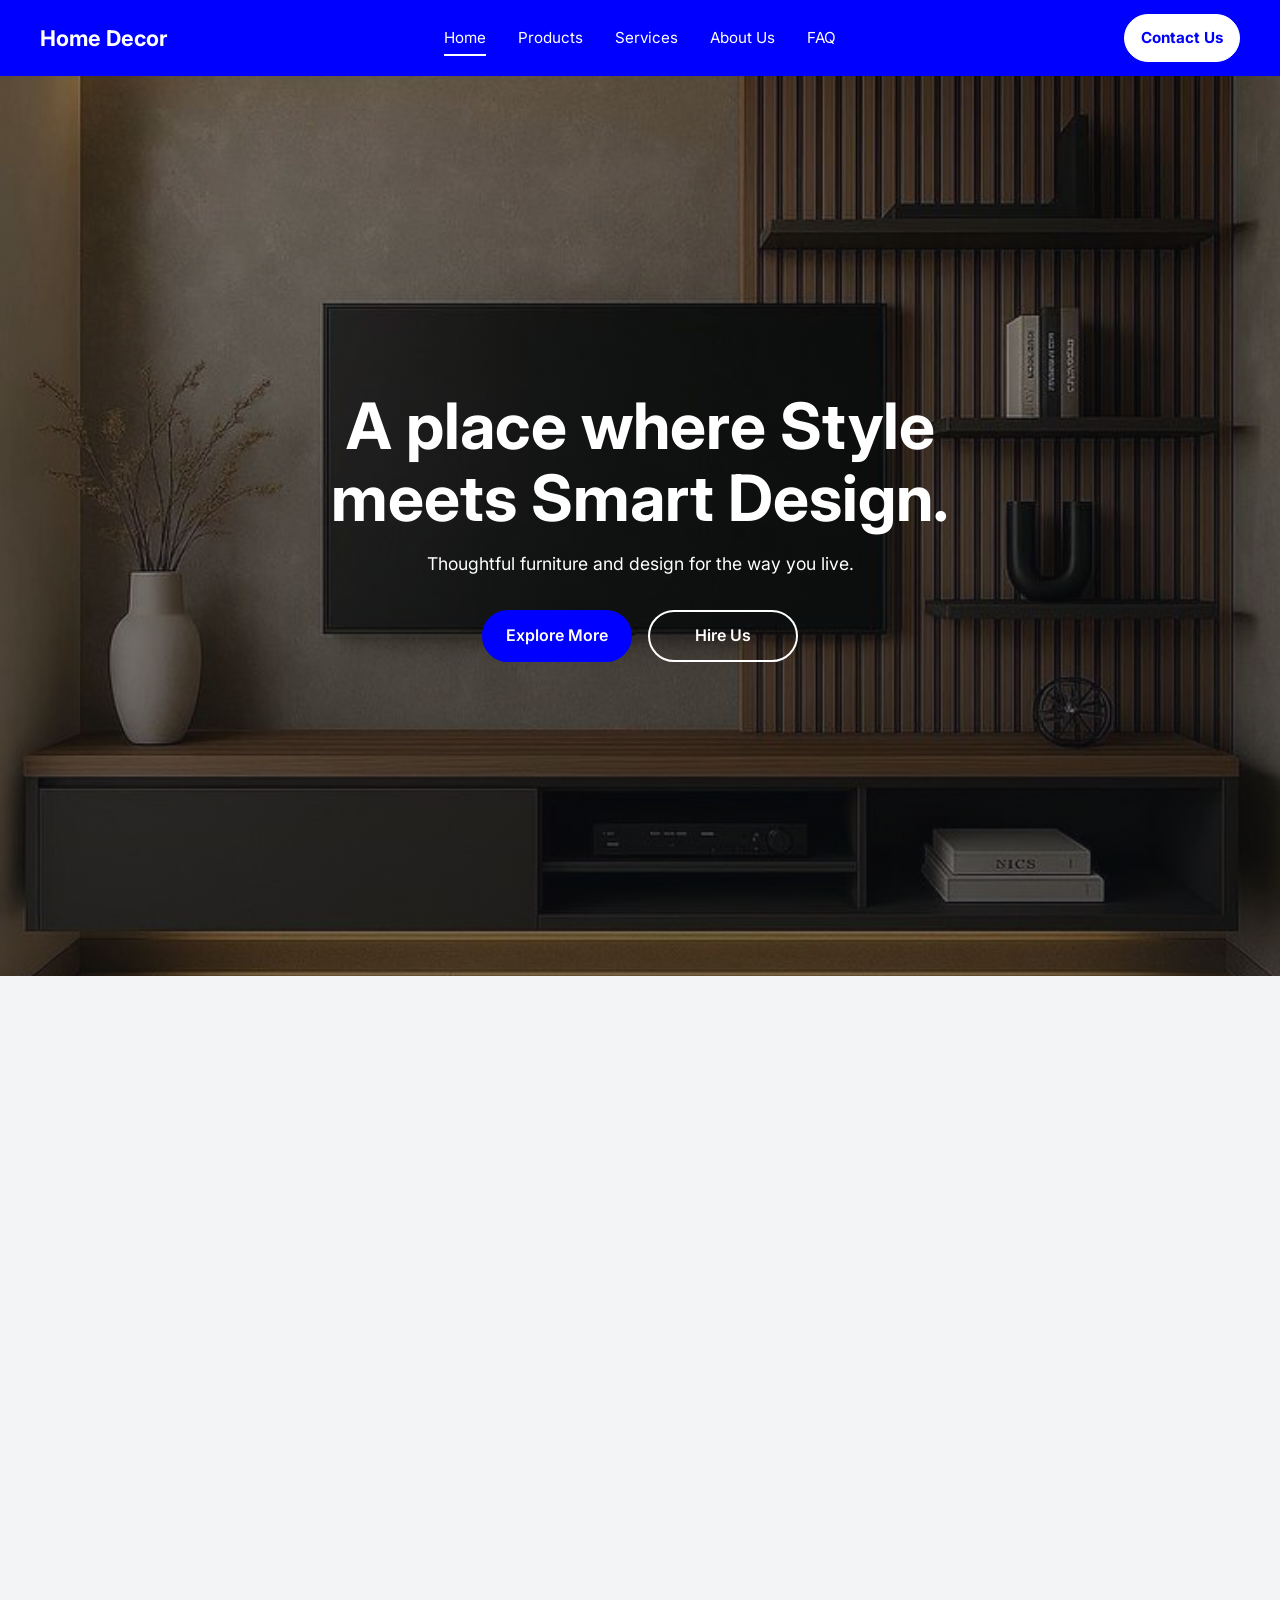
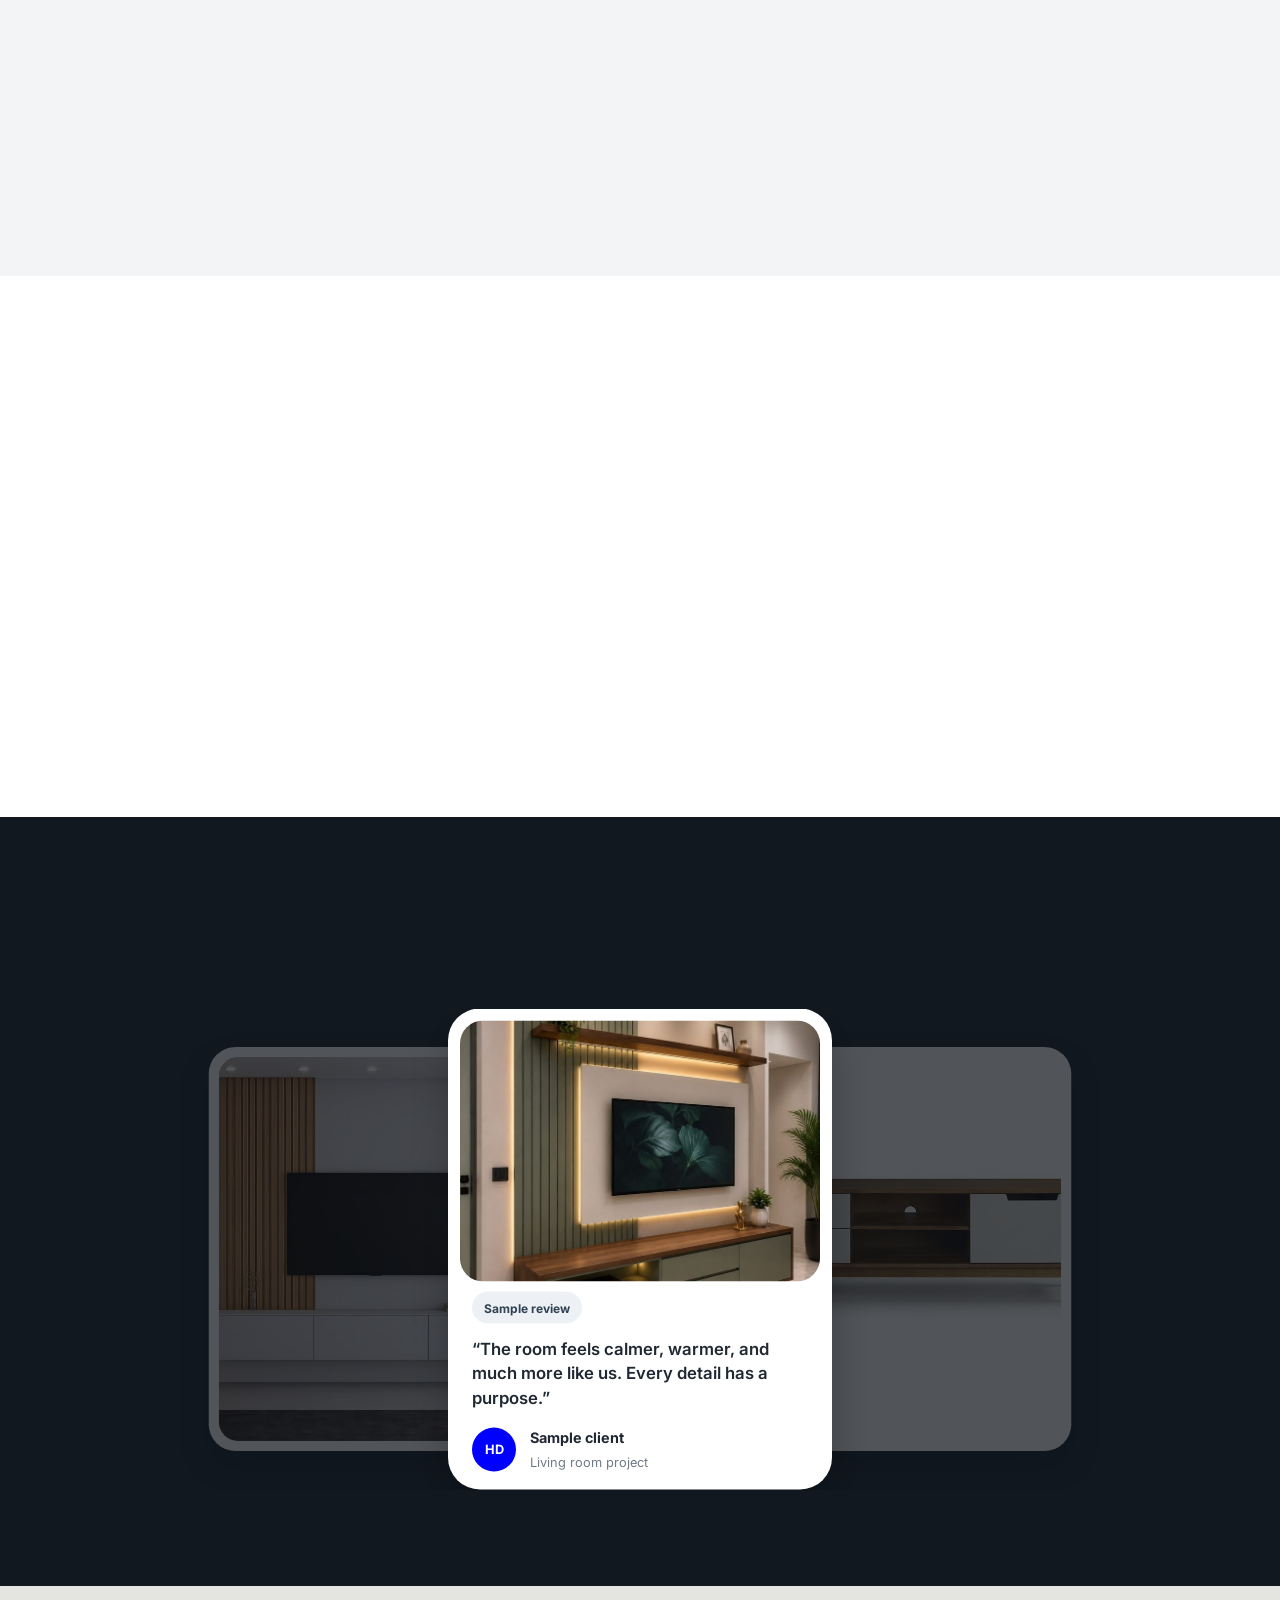
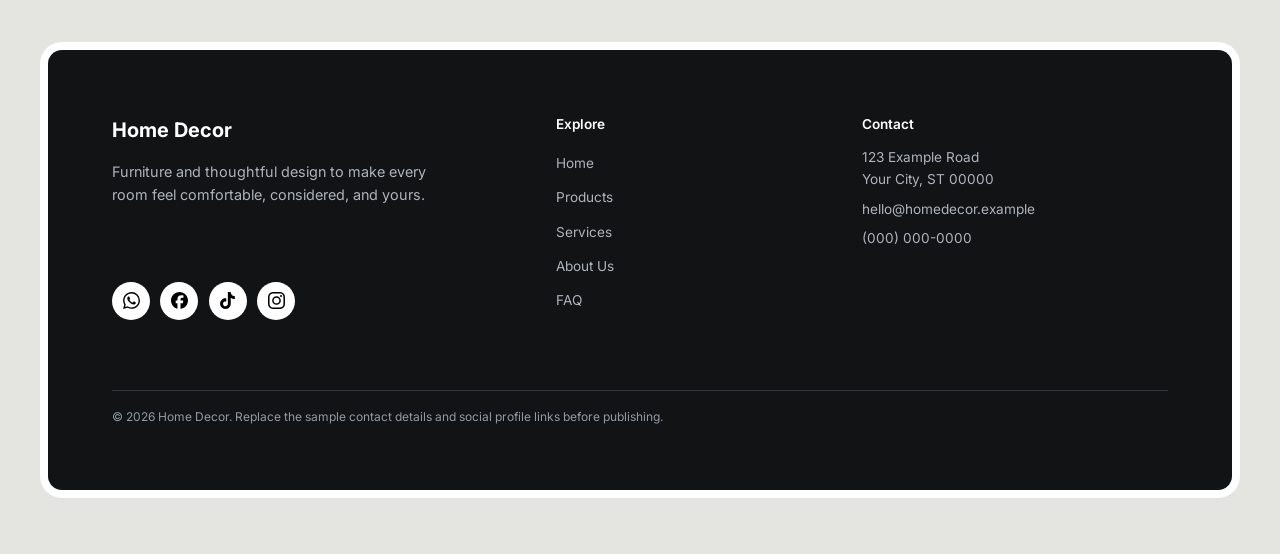
<file: index.html>
<!doctype html>
<html lang="en">
  <head>
    <meta charset="utf-8">
    <meta name="viewport" content="width=device-width, initial-scale=1">
    <meta http-equiv="refresh" content="0; url=frontend/index.html">
    <title>Home Decor</title>
    <link rel="canonical" href="frontend/index.html">
  </head>
  <body>
    <p>Opening Home Decor. <a href="frontend/index.html">Continue to the website</a>.</p>
  </body>
</html>
</file>
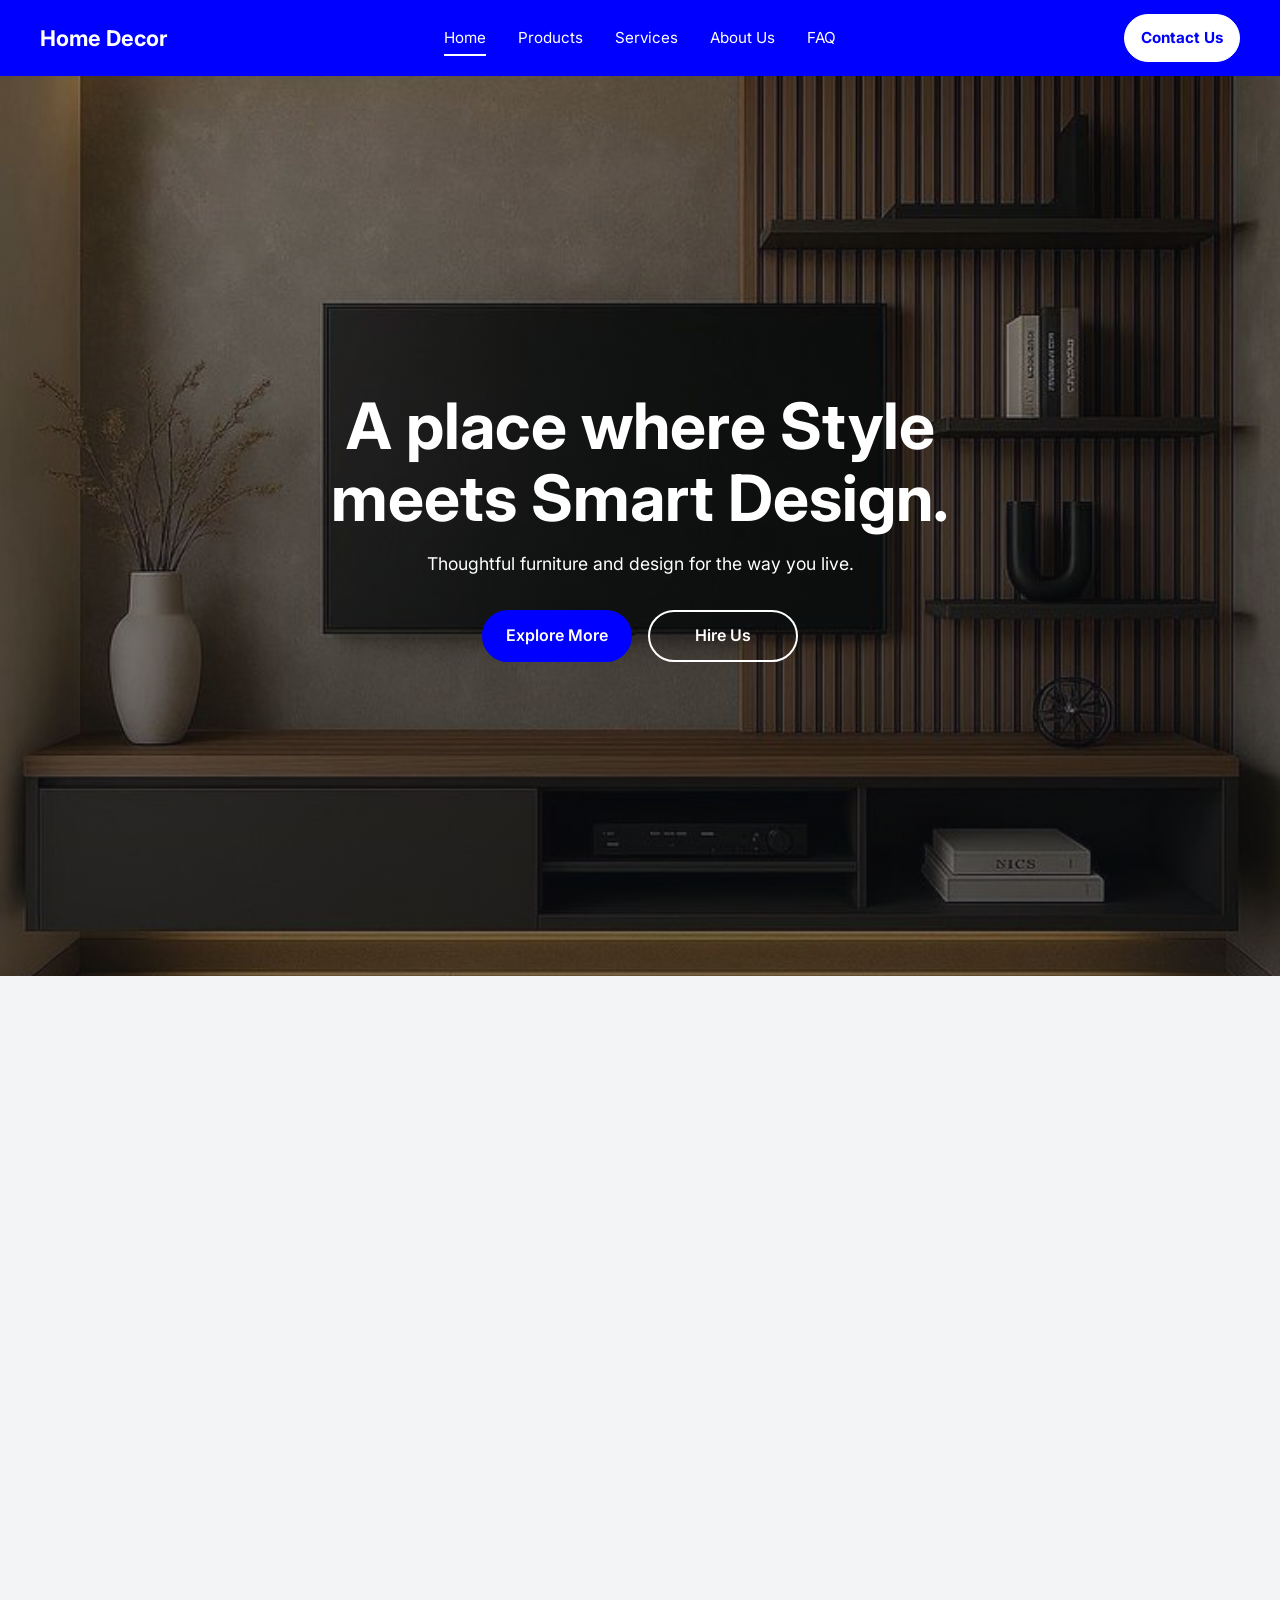
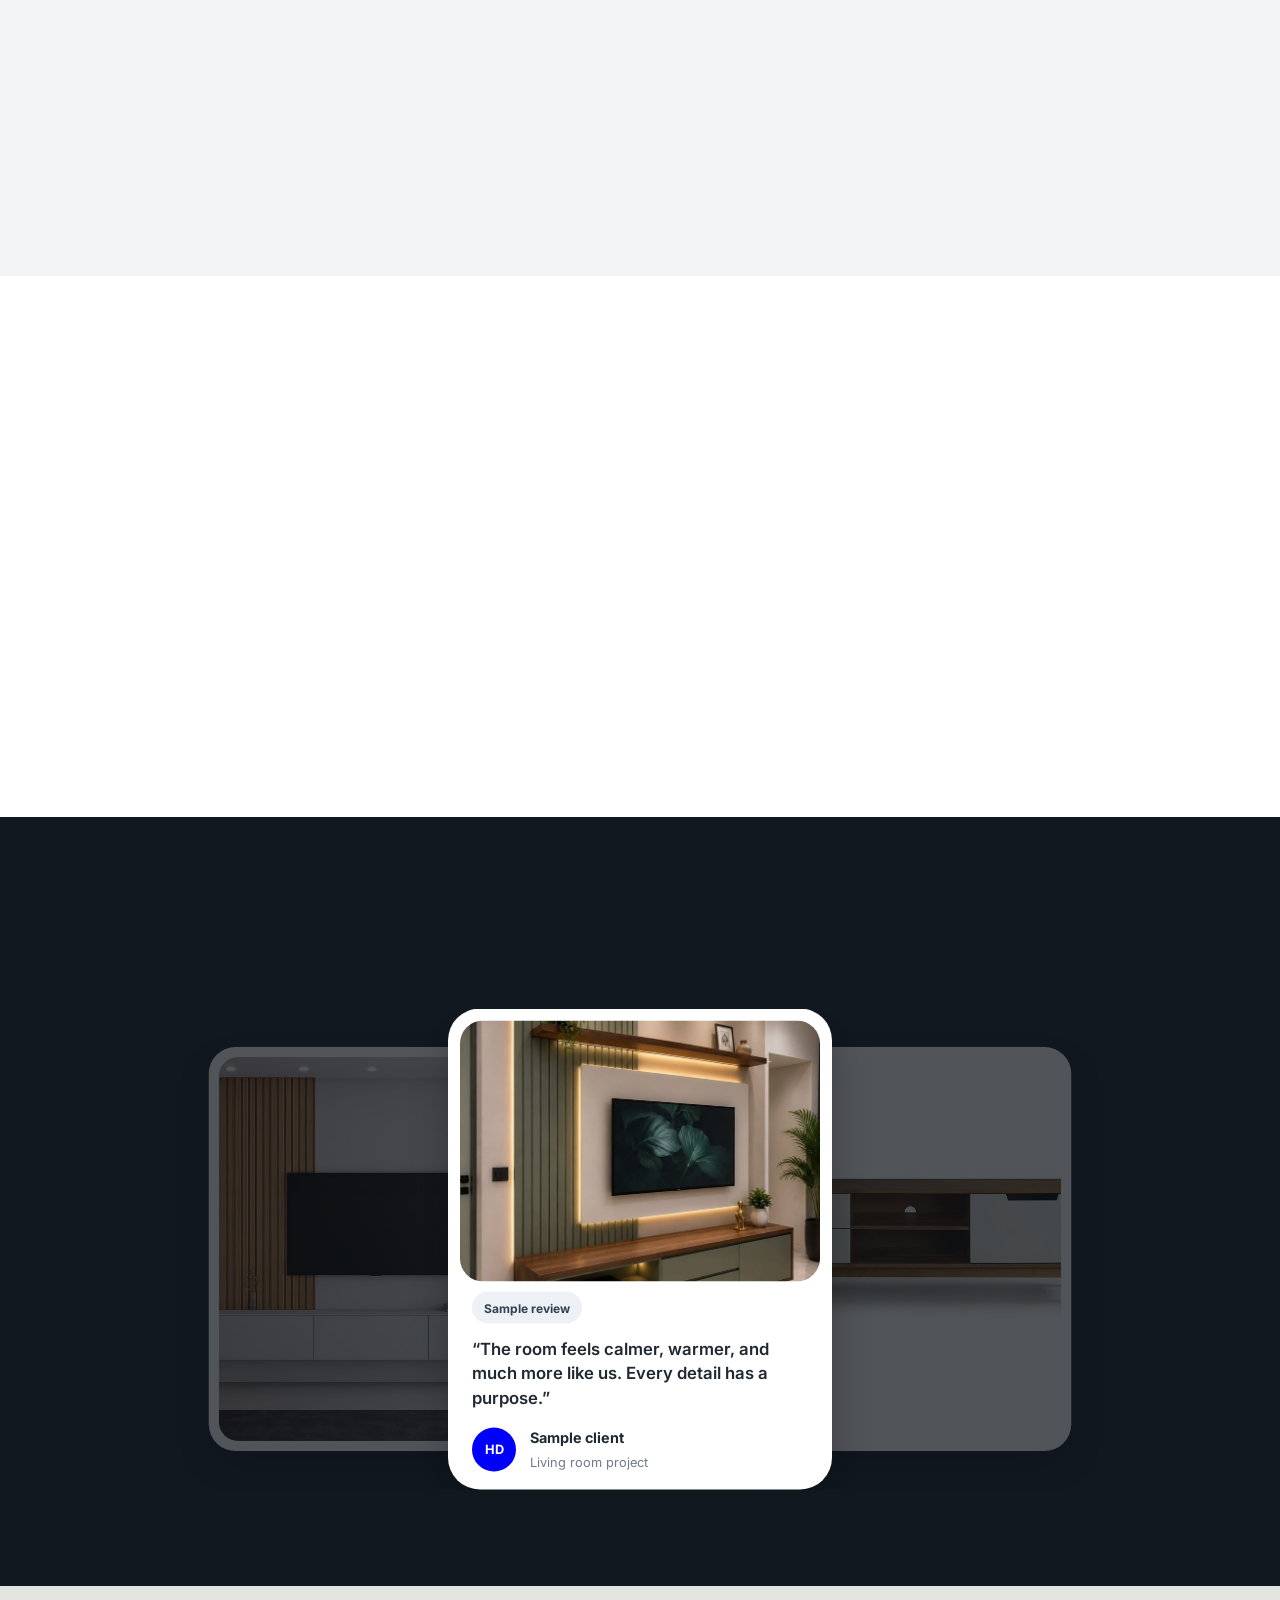
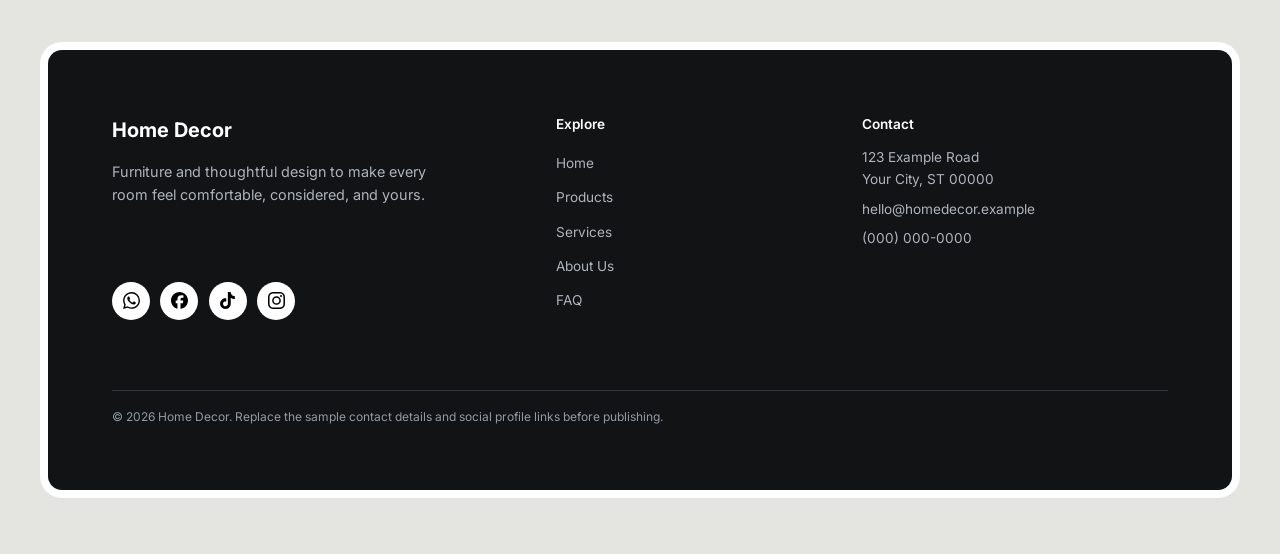
<file: frontend/index.html>
<!doctype html>
<html lang="en">
  <head>
    <meta charset="utf-8">
    <meta name="viewport" content="width=device-width, initial-scale=1">
    <meta name="description" content="Home Decor website">
    <title>Home Decor</title>
    <link rel="stylesheet" href="css/styles.css">
    <script src="js/app.js" defer></script>
  </head>
  <body>
    <header class="site-header">
      <nav class="navbar" aria-label="Main navigation">
        <a class="brand" href="index.html">Home Decor</a>
        <button class="menu-toggle" type="button" aria-label="Open navigation menu" aria-expanded="false" aria-controls="primary-navigation">
          <span></span><span></span><span></span>
        </button>
        <div class="navbar-menu" id="primary-navigation">
          <ul class="nav-links">
            <li><a href="index.html" aria-current="page">Home</a></li>
            <li><a href="products.html">Products</a></li>
            <li><a href="services.html">Services</a></li>
            <li><a href="about.html">About Us</a></li>
            <li><a href="faq.html">FAQ</a></li>
          </ul>
          <a class="contact-button" href="contact.html">Contact Us</a>
        </div>
      </nav>
    </header>
    <main class="hero-content">
      <div class="hero-copy">
        <h1>A place where Style meets Smart Design.</h1>
        <p>Thoughtful furniture and design for the way you live.</p>
        <div class="hero-actions">
          <a class="hero-button hero-button-primary" href="products.html">Explore More</a>
          <a class="hero-button hero-button-secondary" href="services.html">Hire Us</a>
        </div>
      </div>
    </main>
    <section class="latest-work" aria-labelledby="latest-work-title">
      <div class="latest-work-inner">
        <div class="latest-work-heading">
          <p class="section-eyebrow">Spaces made personal</p>
          <h2 id="latest-work-title">Our latest work</h2>
          <p>A closer look at thoughtful details and comfortable rooms we love.</p>
        </div>
        <div class="work-grid">
          <a class="work-card" href="products.html">
            <div class="work-card-image">
              <img src="assets/images/latest%20(1).jpg" alt="Olive green and walnut media wall with integrated lighting" loading="lazy">
              <span class="work-badge">Featured</span>
              <span class="work-mark" aria-label="Home Decor">HD</span>
            </div>
            <div class="work-card-copy">
              <h3>Olive Media Wall</h3>
              <p class="work-category">Custom living room design</p>
              <p class="work-card-description">Warm walnut, soft lighting, and a calm green finish bring this room together.</p>
              <div class="work-card-footer">
                <span class="work-project-tag">Living room</span>
                <span class="work-card-action">Explore <span aria-hidden="true">&rarr;</span></span>
              </div>
            </div>
          </a>
          <a class="work-card" href="products.html">
            <div class="work-card-image">
              <img src="assets/images/latest%20(2).jpg" alt="Walnut and white mid-century media console" loading="lazy">
              <span class="work-badge">Featured</span>
              <span class="work-mark" aria-label="Home Decor">HD</span>
            </div>
            <div class="work-card-copy">
              <h3>Walnut Media Console</h3>
              <p class="work-category">Mid-century storage</p>
              <p class="work-card-description">A clean-lined console pairs warm wood with practical, everyday storage.</p>
              <div class="work-card-footer">
                <span class="work-project-tag">Furniture</span>
                <span class="work-card-action">Explore <span aria-hidden="true">&rarr;</span></span>
              </div>
            </div>
          </a>
          <a class="work-card" href="products.html">
            <div class="work-card-image">
              <img src="assets/images/latest%20(3).jpg" alt="Modern television wall with oak slat paneling and floating storage" loading="lazy">
              <span class="work-badge">Featured</span>
              <span class="work-mark" aria-label="Home Decor">HD</span>
            </div>
            <div class="work-card-copy">
              <h3>Oak Slat Media Unit</h3>
              <p class="work-category">Contemporary wall unit</p>
              <p class="work-card-description">Vertical oak detailing adds texture to this streamlined media wall.</p>
              <div class="work-card-footer">
                <span class="work-project-tag">Storage</span>
                <span class="work-card-action">Explore <span aria-hidden="true">&rarr;</span></span>
              </div>
            </div>
          </a>
        </div>
      </div>
    </section>
    <section class="why-home" aria-labelledby="why-home-title">
      <div class="why-home-inner">
        <div class="why-home-intro">
          <p class="section-eyebrow">Why Home Decor</p>
          <h2 id="why-home-title">Good design starts with how you live.</h2>
          <p>Make confident choices for your home with thoughtful ideas and practical guidance at every step.</p>
          <a class="why-home-link" href="services.html">See our services</a>
        </div>
        <div class="why-home-values">
          <article class="why-item">
            <span class="why-number">01</span>
            <div>
              <h3>Start with your space</h3>
              <p>We consider your room, needs, and preferences before recommending what belongs there.</p>
            </div>
          </article>
          <article class="why-item">
            <span class="why-number">02</span>
            <div>
              <h3>Style with purpose</h3>
              <p>Explore furniture, materials, and finishes that bring character and everyday function together.</p>
            </div>
          </article>
          <article class="why-item">
            <span class="why-number">03</span>
            <div>
              <h3>Guidance along the way</h3>
              <p>Get helpful answers as you shape your ideas into a home that feels like yours.</p>
            </div>
          </article>
        </div>
      </div>
    </section>
    <section class="testimonials" aria-labelledby="testimonials-title">
      <div class="testimonials-inner">
        <div class="testimonials-heading">
          <div>
            <p class="section-eyebrow">Client words</p>
            <h2 id="testimonials-title">What our clients say</h2>
          </div>
          <p>Sample reviews are shown for layout preview and should be replaced with verified client feedback.</p>
        </div>
        <div class="testimonial-carousel" role="region" aria-roledescription="carousel" aria-label="Client reviews. Drag left or right to browse; arrow keys also work when focused." tabindex="0">
          <div class="testimonial-viewport">
            <div class="testimonial-track">
              <article class="testimonial-slide is-active" role="group" aria-roledescription="slide" aria-label="1 of 3">
                <div class="testimonial-image">
                  <img src="assets/images/latest%20(1).jpg" alt="Olive green and walnut media wall with integrated lighting">
                </div>
                <div class="testimonial-copy">
                  <span class="sample-review-label">Sample review</span>
                  <blockquote>“The room feels calmer, warmer, and much more like us. Every detail has a purpose.”</blockquote>
                  <div class="testimonial-author">
                    <span class="testimonial-avatar" aria-hidden="true">HD</span>
                    <div>
                      <p>Sample client</p>
                      <span>Living room project</span>
                    </div>
                  </div>
                </div>
              </article>
              <article class="testimonial-slide is-next" role="group" aria-roledescription="slide" aria-label="2 of 3" aria-hidden="true">
                <div class="testimonial-image">
                  <img src="assets/images/latest%20(2).jpg" alt="Walnut and white mid-century media console">
                </div>
                <div class="testimonial-copy">
                  <span class="sample-review-label">Sample review</span>
                  <blockquote>“We found a piece that fits our space perfectly and gives us the storage we needed.”</blockquote>
                  <div class="testimonial-author">
                    <span class="testimonial-avatar" aria-hidden="true">HD</span>
                    <div>
                      <p>Sample client</p>
                      <span>Furniture selection</span>
                    </div>
                  </div>
                </div>
              </article>
              <article class="testimonial-slide is-previous" role="group" aria-roledescription="slide" aria-label="3 of 3" aria-hidden="true">
                <div class="testimonial-image">
                  <img src="assets/images/latest%20(3).jpg" alt="Modern television wall with oak slat paneling and floating storage">
                </div>
                <div class="testimonial-copy">
                  <span class="sample-review-label">Sample review</span>
                  <blockquote>“The guidance made choosing finishes easy, and the finished wall brought the whole room together.”</blockquote>
                  <div class="testimonial-author">
                    <span class="testimonial-avatar" aria-hidden="true">HD</span>
                    <div>
                      <p>Sample client</p>
                      <span>Media wall design</span>
                    </div>
                  </div>
                </div>
              </article>
            </div>
          </div>
        </div>
      </div>
    </section>
    <footer class="site-footer">
      <div class="footer-frame">
        <div class="footer-panel">
          <div class="footer-about">
            <a class="footer-brand" href="index.html">Home Decor</a>
            <p>Furniture and thoughtful design to make every room feel comfortable, considered, and yours.</p>
            <nav class="footer-socials" aria-label="Social media">
              <a href="https://www.whatsapp.com/" target="_blank" rel="noopener noreferrer" aria-label="WhatsApp profile">
                <img src="assets/icons/whatsapp.svg" alt="">
              </a>
              <a href="https://www.facebook.com/" target="_blank" rel="noopener noreferrer" aria-label="Facebook profile">
                <img src="assets/icons/facebook.svg" alt="">
              </a>
              <a href="https://www.tiktok.com/" target="_blank" rel="noopener noreferrer" aria-label="TikTok profile">
                <img src="assets/icons/tiktok.svg" alt="">
              </a>
              <a href="https://www.instagram.com/" target="_blank" rel="noopener noreferrer" aria-label="Instagram profile">
                <img src="assets/icons/instagram.svg" alt="">
              </a>
            </nav>
          </div>
          <nav class="footer-column" aria-label="Footer navigation">
            <h2>Explore</h2>
            <ul>
              <li><a href="index.html">Home</a></li>
              <li><a href="products.html">Products</a></li>
              <li><a href="services.html">Services</a></li>
              <li><a href="about.html">About Us</a></li>
              <li><a href="faq.html">FAQ</a></li>
            </ul>
          </nav>
          <div class="footer-column footer-contact">
            <h2>Contact</h2>
            <address>123 Example Road<br>Your City, ST 00000</address>
            <a href="mailto:hello@homedecor.example">hello@homedecor.example</a>
            <a href="tel:+10000000000">(000) 000-0000</a>
          </div>
          <p class="footer-bottom">&copy; 2026 Home Decor. Replace the sample contact details and social profile links before publishing.</p>
        </div>
      </div>
    </footer>
  </body>
</html>
</file>
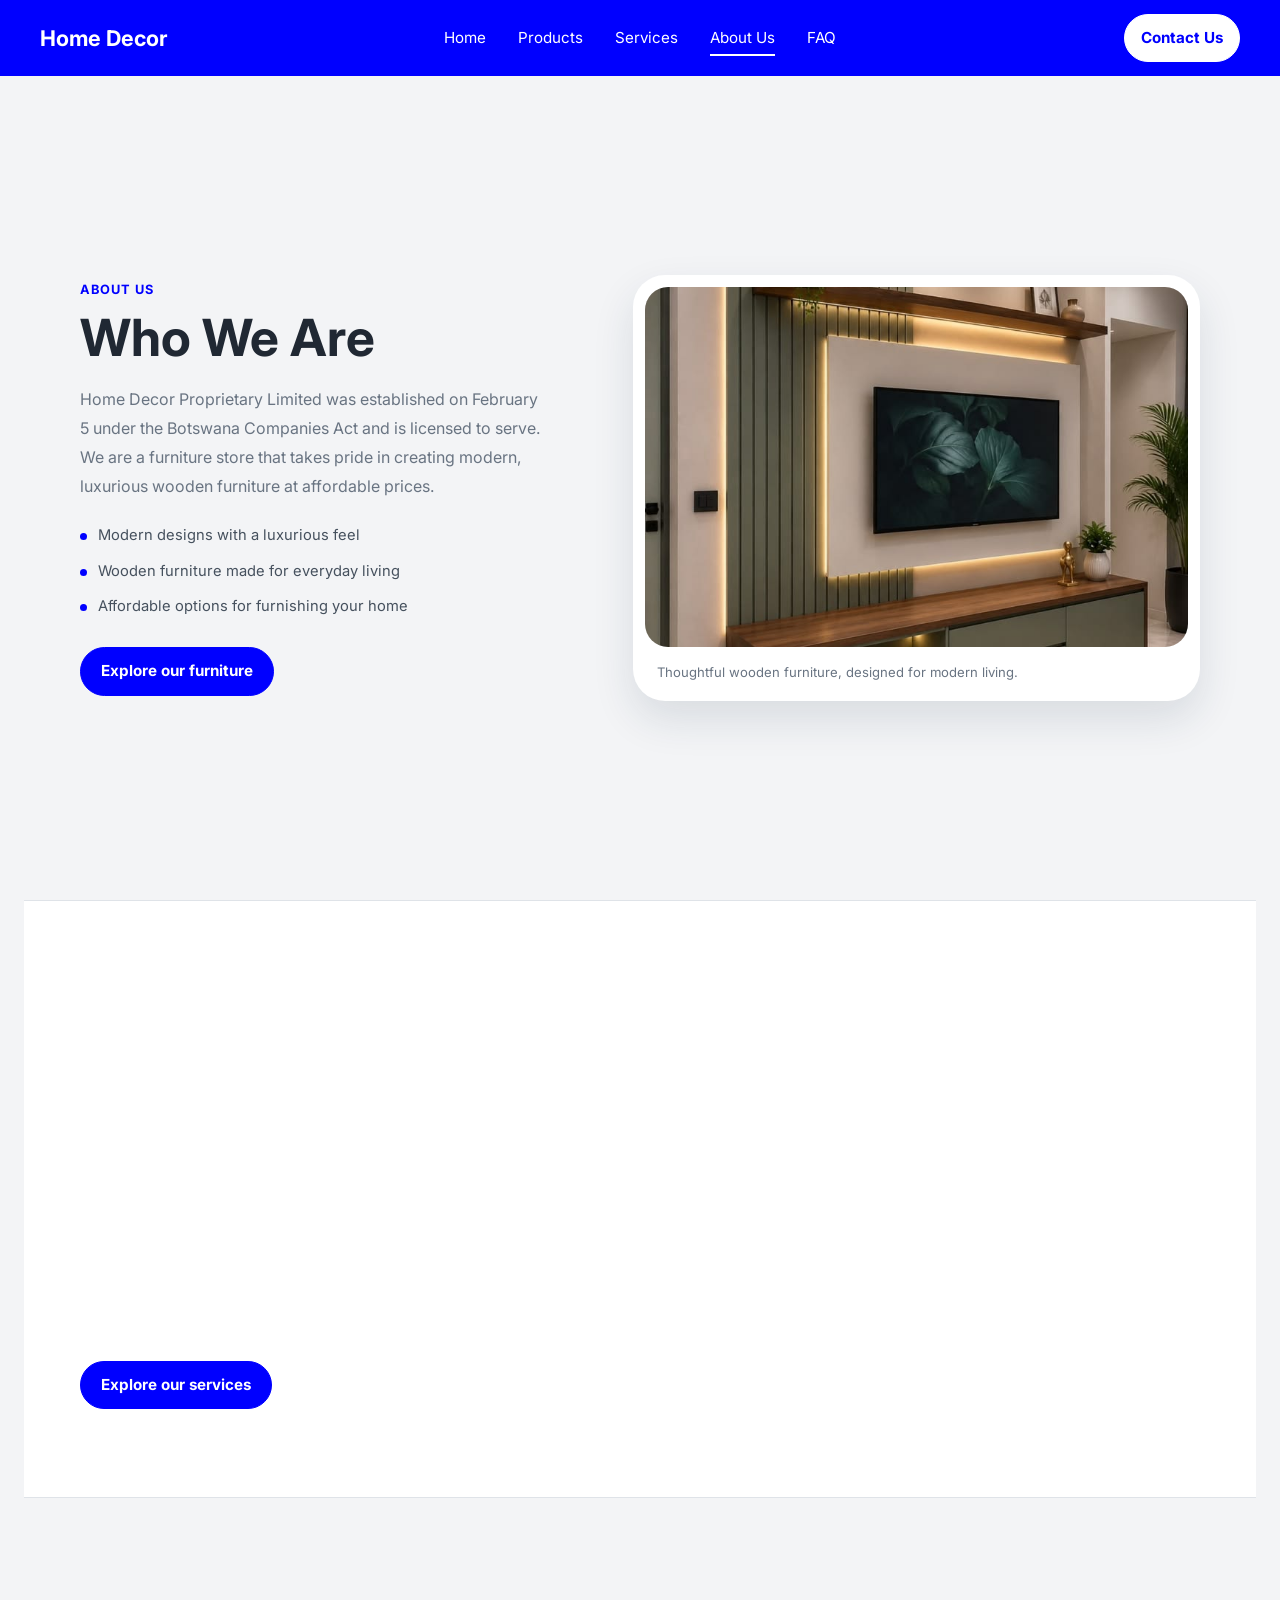
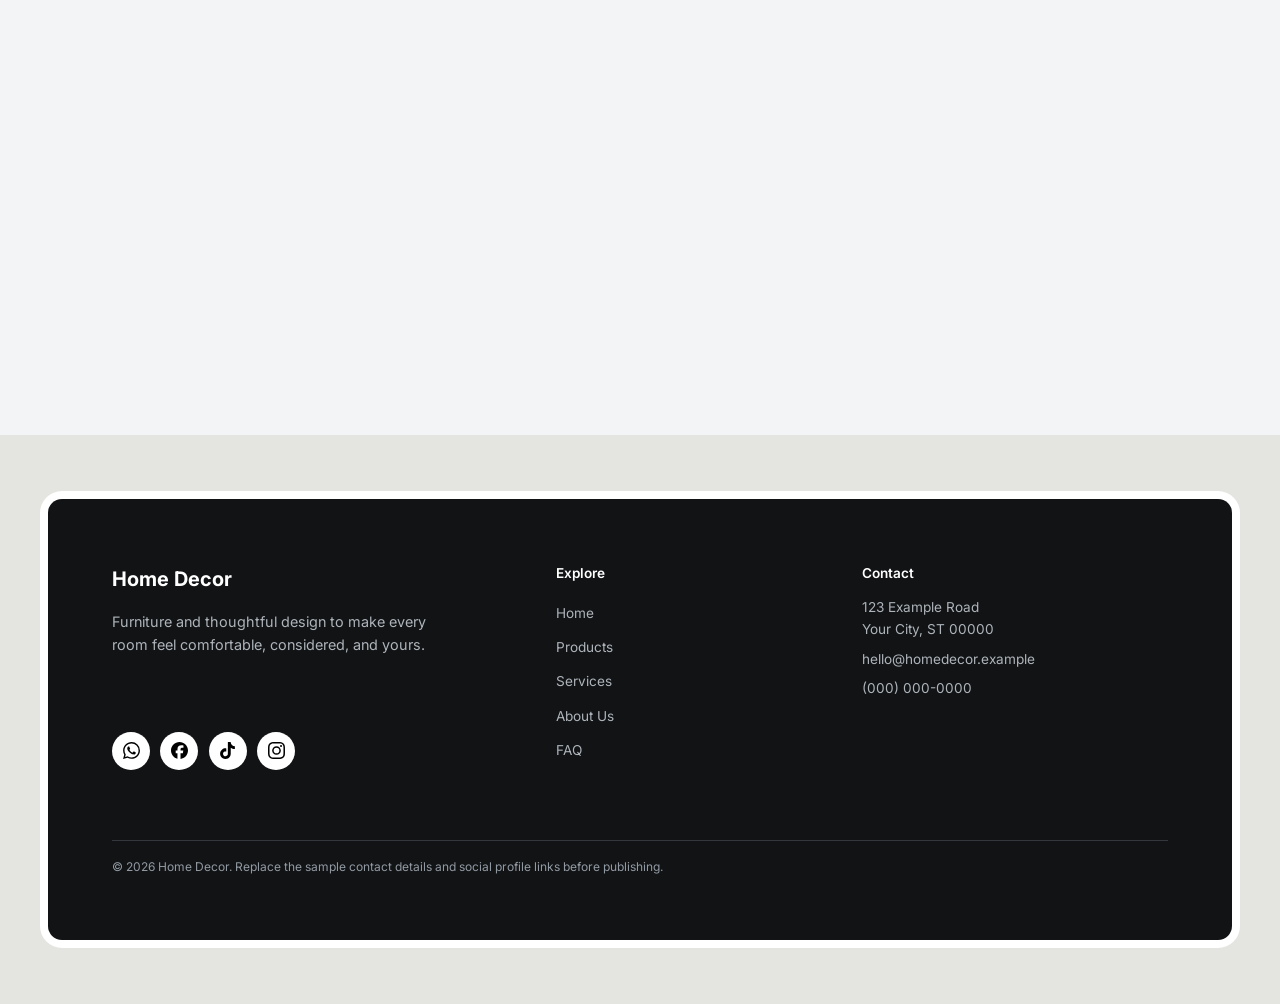
<file: frontend/about.html>
<!doctype html>
<html lang="en">
  <head>
    <meta charset="utf-8">
    <meta name="viewport" content="width=device-width, initial-scale=1">
    <meta name="description" content="Meet Home Decor and learn what we do.">
    <title>About Us | Home Decor</title>
    <link rel="stylesheet" href="css/styles.css">
    <script src="js/app.js" defer></script>
  </head>
  <body>
    <header class="site-header">
      <nav class="navbar" aria-label="Main navigation">
        <a class="brand" href="index.html">Home Decor</a>
        <button class="menu-toggle" type="button" aria-label="Open navigation menu" aria-expanded="false" aria-controls="primary-navigation">
          <span></span><span></span><span></span>
        </button>
        <div class="navbar-menu" id="primary-navigation">
          <ul class="nav-links">
            <li><a href="index.html">Home</a></li>
            <li><a href="products.html">Products</a></li>
            <li><a href="services.html">Services</a></li>
            <li><a href="about.html" aria-current="page">About Us</a></li>
            <li><a href="faq.html">FAQ</a></li>
          </ul>
          <a class="contact-button" href="contact.html">Contact Us</a>
        </div>
      </nav>
    </header>
    <main class="about-page">
      <section class="about-section" aria-labelledby="who-we-are-title">
        <div class="about-copy">
          <p class="section-eyebrow">About Us</p>
          <h1 id="who-we-are-title">Who We Are</h1>
          <p class="about-description">Home Decor Proprietary Limited was established on February 5 under the Botswana Companies Act and is licensed to serve. We are a furniture store that takes pride in creating modern, luxurious wooden furniture at affordable prices.</p>
          <ul class="about-highlights">
            <li>Modern designs with a luxurious feel</li>
            <li>Wooden furniture made for everyday living</li>
            <li>Affordable options for furnishing your home</li>
          </ul>
          <a class="why-home-link" href="products.html">Explore our furniture</a>
        </div>
        <figure class="about-visual">
          <img src="assets/images/latest%20(1).jpg" alt="Contemporary wooden media wall and built-in living-room furniture">
          <figcaption>Thoughtful wooden furniture, designed for modern living.</figcaption>
        </figure>
      </section>
      <section class="work-process" aria-labelledby="work-process-title">
        <div class="work-process-inner">
          <div class="work-process-heading">
            <p class="section-eyebrow">From idea to home</p>
            <h2 id="work-process-title">Our Work Process</h2>
            <p>A clear, considered approach to finding furniture that works for your space.</p>
          </div>
          <ol class="process-steps">
            <li class="process-step">
              <span class="process-number">01</span>
              <h3>Tell us about your space</h3>
              <p>Share your room, measurements, needs, and the look you have in mind.</p>
            </li>
            <li class="process-step">
              <span class="process-number">02</span>
              <h3>Explore your options</h3>
              <p>Review furniture styles, materials, dimensions, and finishes that suit your plans.</p>
            </li>
            <li class="process-step">
              <span class="process-number">03</span>
              <h3>Plan the next step</h3>
              <p>We’ll help with product questions and discuss delivery or assembly options where available.</p>
            </li>
          </ol>
          <a class="why-home-link" href="services.html">Explore our services</a>
        </div>
      </section>
      <section class="goals-vision" aria-labelledby="goals-vision-title">
        <div class="goals-vision-inner">
          <div class="goals-vision-heading">
            <p class="section-eyebrow">What guides us</p>
            <h2 id="goals-vision-title">Our Goals &amp; Vision</h2>
            <p>We envision homes shaped by modern wooden furniture that feels considered, lasting, and within reach.</p>
          </div>
          <div class="goals-vision-columns">
            <article class="goals-vision-item">
              <span class="goals-vision-number">01</span>
              <h3>Our Values</h3>
              <ul>
                <li>Thoughtful, modern design</li>
                <li>Care in the details</li>
                <li>Affordable quality</li>
              </ul>
            </article>
            <article class="goals-vision-item">
              <span class="goals-vision-number">02</span>
              <h3>Our Goals</h3>
              <p>Make stylish wooden furniture easier to choose and more accessible for everyday homes.</p>
            </article>
            <article class="goals-vision-item">
              <span class="goals-vision-number">03</span>
              <h3>Looking Ahead</h3>
              <p>We aim to grow our furniture range, offer more guidance for different spaces, and reach more households across Botswana.</p>
            </article>
          </div>
        </div>
      </section>
    </main>
    <footer class="site-footer">
      <div class="footer-frame">
        <div class="footer-panel">
          <div class="footer-about">
            <a class="footer-brand" href="index.html">Home Decor</a>
            <p>Furniture and thoughtful design to make every room feel comfortable, considered, and yours.</p>
            <nav class="footer-socials" aria-label="Social media">
              <a href="https://www.whatsapp.com/" target="_blank" rel="noopener noreferrer" aria-label="WhatsApp profile"><img src="assets/icons/whatsapp.svg" alt=""></a>
              <a href="https://www.facebook.com/" target="_blank" rel="noopener noreferrer" aria-label="Facebook profile"><img src="assets/icons/facebook.svg" alt=""></a>
              <a href="https://www.tiktok.com/" target="_blank" rel="noopener noreferrer" aria-label="TikTok profile"><img src="assets/icons/tiktok.svg" alt=""></a>
              <a href="https://www.instagram.com/" target="_blank" rel="noopener noreferrer" aria-label="Instagram profile"><img src="assets/icons/instagram.svg" alt=""></a>
            </nav>
          </div>
          <nav class="footer-column" aria-label="Footer navigation">
            <h2>Explore</h2>
            <ul><li><a href="index.html">Home</a></li><li><a href="products.html">Products</a></li><li><a href="services.html">Services</a></li><li><a href="about.html">About Us</a></li><li><a href="faq.html">FAQ</a></li></ul>
          </nav>
          <div class="footer-column footer-contact">
            <h2>Contact</h2>
            <address>123 Example Road<br>Your City, ST 00000</address>
            <a href="mailto:hello@homedecor.example">hello@homedecor.example</a>
            <a href="tel:+10000000000">(000) 000-0000</a>
          </div>
          <p class="footer-bottom">&copy; 2026 Home Decor. Replace the sample contact details and social profile links before publishing.</p>
        </div>
      </div>
    </footer>
  </body>
</html>
</file>
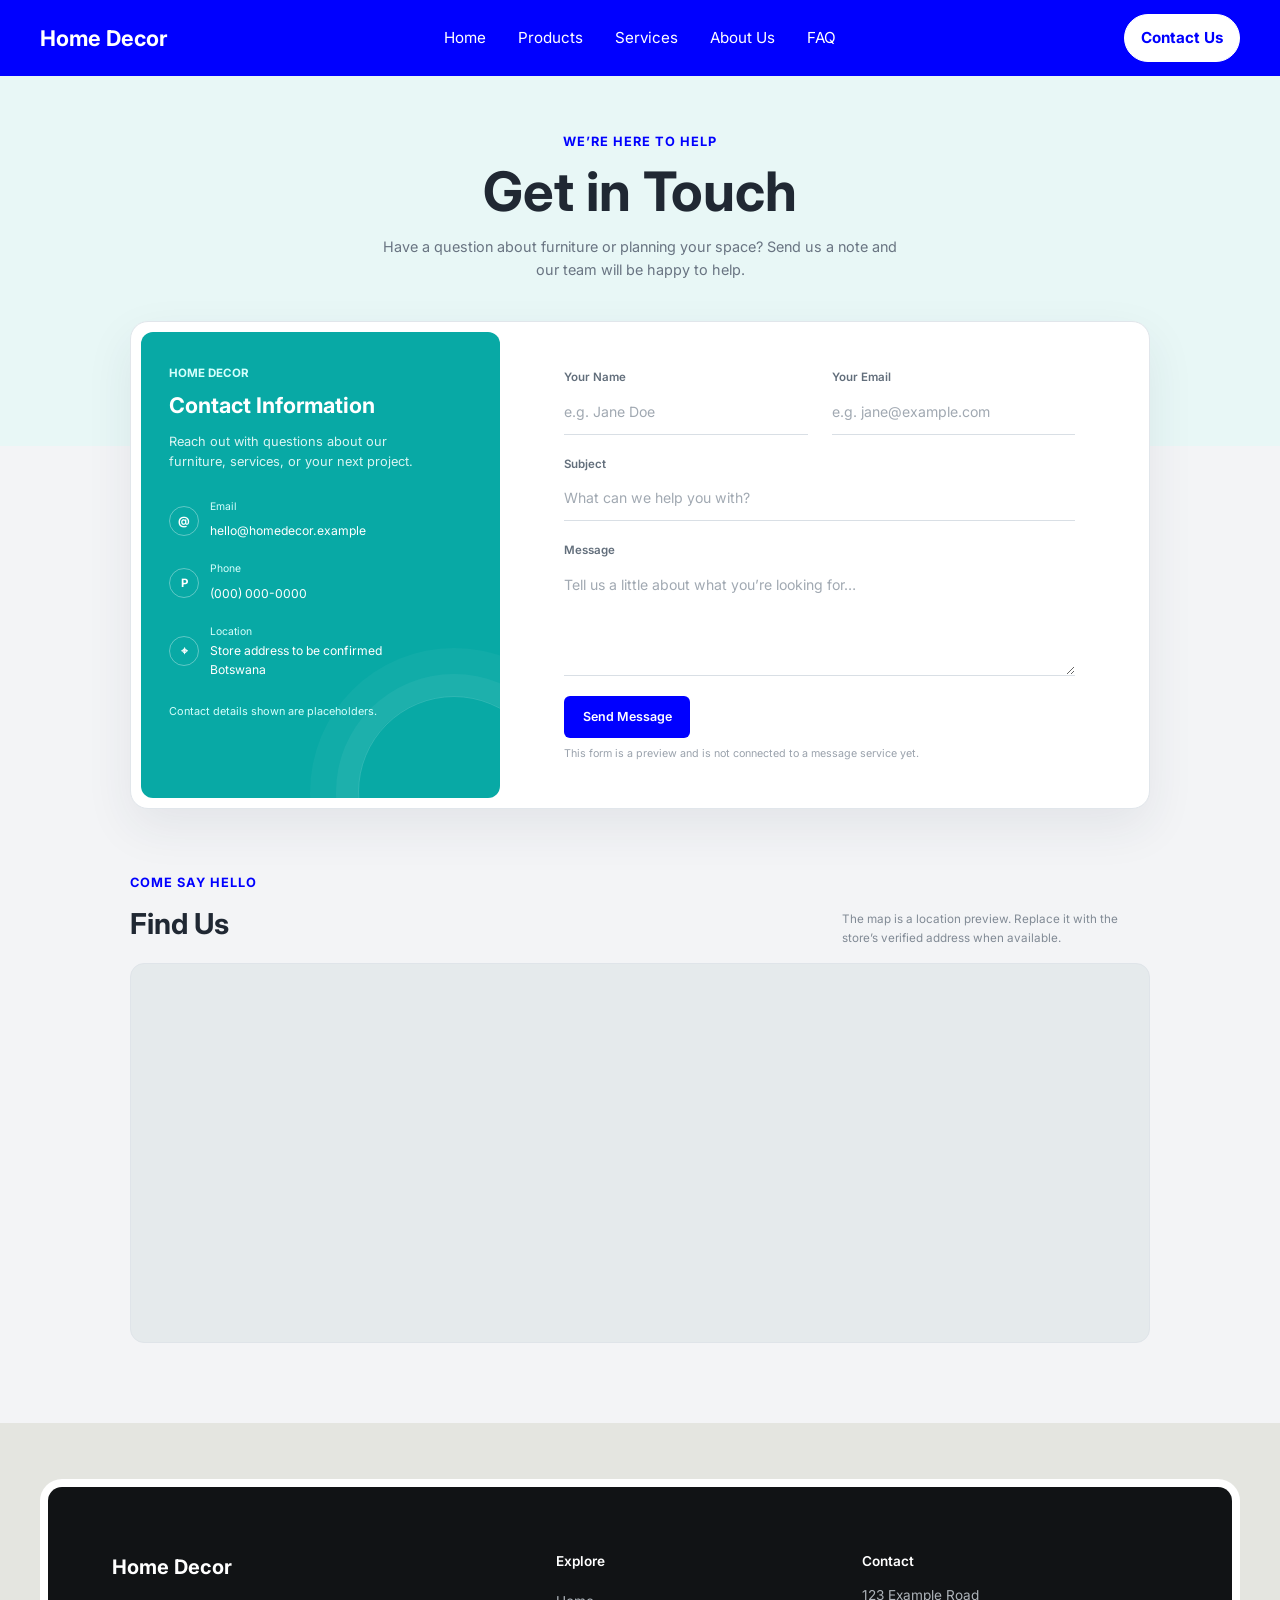
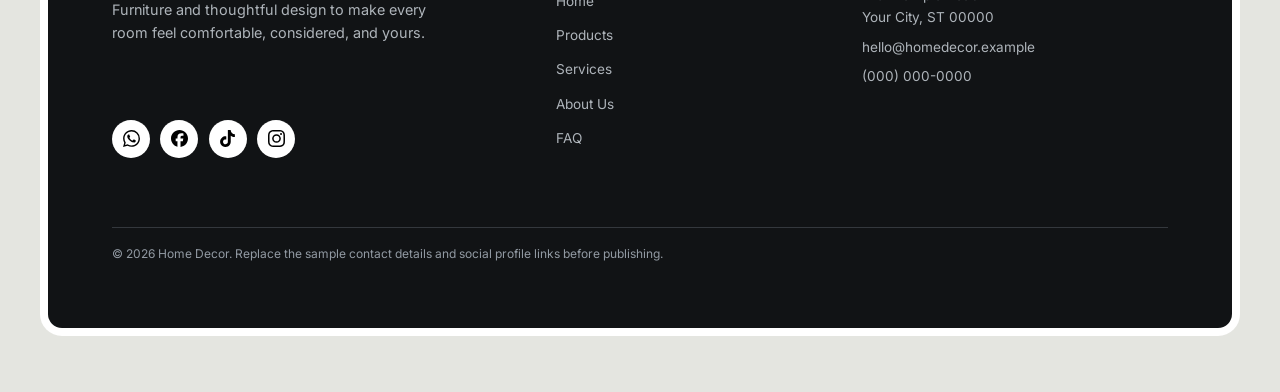
<file: frontend/contact.html>
<!doctype html>
<html lang="en">
  <head>
    <meta charset="utf-8">
    <meta name="viewport" content="width=device-width, initial-scale=1">
    <meta name="description" content="Contact Home Decor with questions about furniture, services, or your order.">
    <title>Contact Us | Home Decor</title>
    <link rel="stylesheet" href="css/styles.css">
    <script src="js/app.js" defer></script>
  </head>
  <body>
    <header class="site-header">
      <nav class="navbar" aria-label="Main navigation">
        <a class="brand" href="index.html">Home Decor</a>
        <button class="menu-toggle" type="button" aria-label="Open navigation menu" aria-expanded="false" aria-controls="primary-navigation">
          <span></span><span></span><span></span>
        </button>
        <div class="navbar-menu" id="primary-navigation">
          <ul class="nav-links">
            <li><a href="index.html">Home</a></li>
            <li><a href="products.html">Products</a></li>
            <li><a href="services.html">Services</a></li>
            <li><a href="about.html">About Us</a></li>
            <li><a href="faq.html">FAQ</a></li>
          </ul>
          <a class="contact-button" href="contact.html" aria-current="page">Contact Us</a>
        </div>
      </nav>
    </header>
    <main class="contact-page">
      <section class="contact-intro" aria-labelledby="contact-title">
        <p class="section-eyebrow">We’re here to help</p>
        <h1 id="contact-title">Get in Touch</h1>
        <p>Have a question about furniture or planning your space? Send us a note and our team will be happy to help.</p>
      </section>
      <section class="contact-panel" aria-label="Contact Home Decor">
        <aside class="contact-information">
          <p class="contact-information-eyebrow">Home Decor</p>
          <h2>Contact Information</h2>
          <p class="contact-information-copy">Reach out with questions about our furniture, services, or your next project.</p>
          <div class="contact-detail">
            <span class="contact-detail-icon" aria-hidden="true">@</span>
            <div><span>Email</span><a href="mailto:hello@homedecor.example">hello@homedecor.example</a></div>
          </div>
          <div class="contact-detail">
            <span class="contact-detail-icon" aria-hidden="true">P</span>
            <div><span>Phone</span><a href="tel:+10000000000">(000) 000-0000</a></div>
          </div>
          <div class="contact-detail">
            <span class="contact-detail-icon" aria-hidden="true">⌖</span>
            <div><span>Location</span><p>Store address to be confirmed<br>Botswana</p></div>
          </div>
          <p class="contact-placeholder-note">Contact details shown are placeholders.</p>
        </aside>
        <form class="contact-form" id="contact-form">
          <div class="contact-form-row">
            <label class="contact-field">
              <span>Your Name</span>
              <input name="name" type="text" placeholder="e.g. Jane Doe" autocomplete="name" required>
            </label>
            <label class="contact-field">
              <span>Your Email</span>
              <input name="email" type="email" placeholder="e.g. jane@example.com" autocomplete="email" required>
            </label>
          </div>
          <label class="contact-field">
            <span>Subject</span>
            <input name="subject" type="text" placeholder="What can we help you with?" required>
          </label>
          <label class="contact-field contact-message-field">
            <span>Message</span>
            <textarea name="message" rows="4" placeholder="Tell us a little about what you’re looking for…" required></textarea>
          </label>
          <div class="contact-form-submit">
            <button class="contact-submit-button" type="submit">Send Message</button>
            <p class="contact-form-status" id="contact-form-status" aria-live="polite"></p>
          </div>
          <p class="contact-form-note">This form is a preview and is not connected to a message service yet.</p>
        </form>
      </section>
      <section class="contact-map-section" aria-labelledby="contact-map-title">
        <div class="contact-map-heading">
          <div>
            <p class="section-eyebrow">Come say hello</p>
            <h2 id="contact-map-title">Find Us</h2>
          </div>
          <p>The map is a location preview. Replace it with the store’s verified address when available.</p>
        </div>
        <div class="contact-map-frame">
          <iframe title="Map preview of Botswana" src="https://www.openstreetmap.org/export/embed.html?bbox=19.9%2C-26.9%2C29.4%2C-17.7&amp;layer=mapnik" loading="lazy" referrerpolicy="no-referrer-when-downgrade"></iframe>
        </div>
      </section>
    </main>
    <footer class="site-footer">
      <div class="footer-frame">
        <div class="footer-panel">
          <div class="footer-about">
            <a class="footer-brand" href="index.html">Home Decor</a>
            <p>Furniture and thoughtful design to make every room feel comfortable, considered, and yours.</p>
            <nav class="footer-socials" aria-label="Social media">
              <a href="https://www.whatsapp.com/" target="_blank" rel="noopener noreferrer" aria-label="WhatsApp profile"><img src="assets/icons/whatsapp.svg" alt=""></a>
              <a href="https://www.facebook.com/" target="_blank" rel="noopener noreferrer" aria-label="Facebook profile"><img src="assets/icons/facebook.svg" alt=""></a>
              <a href="https://www.tiktok.com/" target="_blank" rel="noopener noreferrer" aria-label="TikTok profile"><img src="assets/icons/tiktok.svg" alt=""></a>
              <a href="https://www.instagram.com/" target="_blank" rel="noopener noreferrer" aria-label="Instagram profile"><img src="assets/icons/instagram.svg" alt=""></a>
            </nav>
          </div>
          <nav class="footer-column" aria-label="Footer navigation">
            <h2>Explore</h2>
            <ul><li><a href="index.html">Home</a></li><li><a href="products.html">Products</a></li><li><a href="services.html">Services</a></li><li><a href="about.html">About Us</a></li><li><a href="faq.html">FAQ</a></li></ul>
          </nav>
          <div class="footer-column footer-contact">
            <h2>Contact</h2>
            <address>123 Example Road<br>Your City, ST 00000</address>
            <a href="mailto:hello@homedecor.example">hello@homedecor.example</a>
            <a href="tel:+10000000000">(000) 000-0000</a>
          </div>
          <p class="footer-bottom">&copy; 2026 Home Decor. Replace the sample contact details and social profile links before publishing.</p>
        </div>
      </div>
    </footer>
  </body>
</html>
</file>
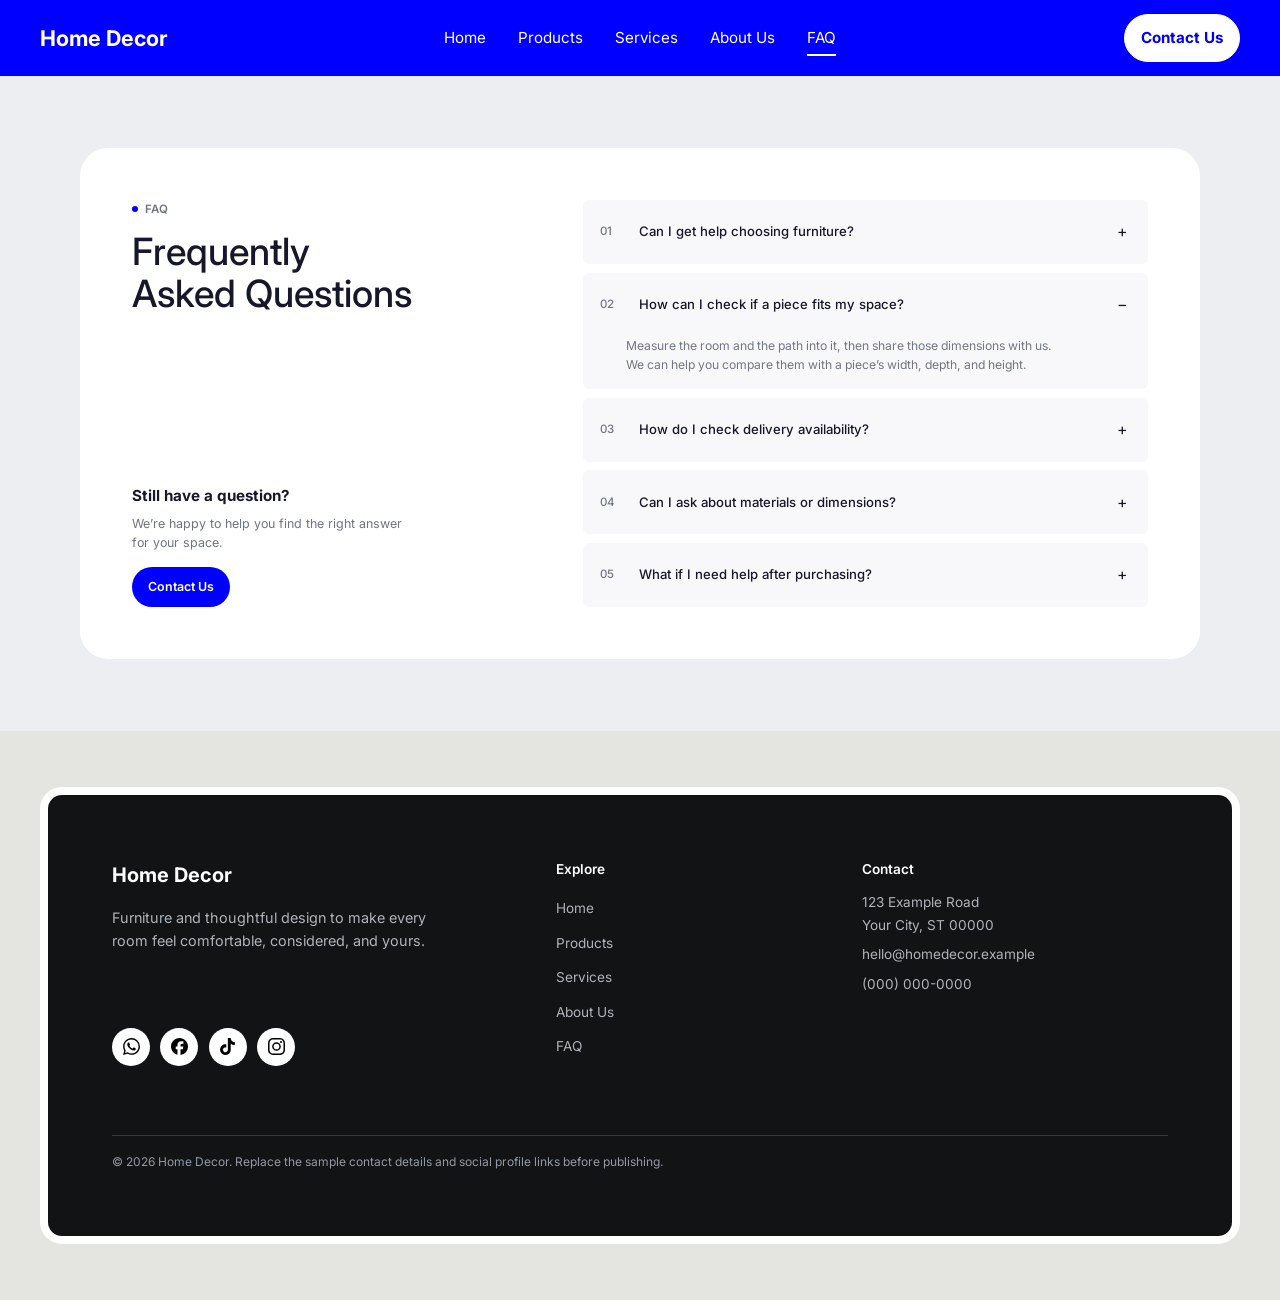
<file: frontend/faq.html>
<!doctype html>
<html lang="en">
  <head>
    <meta charset="utf-8">
    <meta name="viewport" content="width=device-width, initial-scale=1">
    <meta name="description" content="Answers to common Home Decor furniture store questions.">
    <title>FAQ | Home Decor</title>
    <link rel="stylesheet" href="css/styles.css">
    <script src="js/app.js" defer></script>
  </head>
  <body>
    <header class="site-header">
      <nav class="navbar" aria-label="Main navigation">
        <a class="brand" href="index.html">Home Decor</a>
        <button class="menu-toggle" type="button" aria-label="Open navigation menu" aria-expanded="false" aria-controls="primary-navigation">
          <span></span><span></span><span></span>
        </button>
        <div class="navbar-menu" id="primary-navigation">
          <ul class="nav-links">
            <li><a href="index.html">Home</a></li>
            <li><a href="products.html">Products</a></li>
            <li><a href="services.html">Services</a></li>
            <li><a href="about.html">About Us</a></li>
            <li><a href="faq.html" aria-current="page">FAQ</a></li>
          </ul>
          <a class="contact-button" href="contact.html">Contact Us</a>
        </div>
      </nav>
    </header>
    <main class="faq-page">
      <section class="faq-panel" aria-labelledby="faq-title">
        <div class="faq-layout">
          <div class="faq-intro">
            <p class="faq-eyebrow"><span aria-hidden="true"></span>FAQ</p>
            <h1 id="faq-title">Frequently Asked Questions</h1>
            <div class="faq-contact-prompt">
              <h2>Still have a question?</h2>
              <p>We’re happy to help you find the right answer for your space.</p>
              <a class="faq-contact-button" href="contact.html">Contact Us</a>
            </div>
          </div>
          <div class="faq-list">
            <details class="faq-item">
              <summary><span class="faq-number">01</span><span>Can I get help choosing furniture?</span></summary>
              <div class="faq-answer"><p>Yes. Tell us about your room, measurements, and preferences, and our team can help you explore suitable options.</p></div>
            </details>
            <details class="faq-item" open>
              <summary><span class="faq-number">02</span><span>How can I check if a piece fits my space?</span></summary>
              <div class="faq-answer"><p>Measure the room and the path into it, then share those dimensions with us. We can help you compare them with a piece’s width, depth, and height.</p></div>
            </details>
            <details class="faq-item">
              <summary><span class="faq-number">03</span><span>How do I check delivery availability?</span></summary>
              <div class="faq-answer"><p>Delivery options depend on your location and the items in your order. Contact us with your area and the products you are considering.</p></div>
            </details>
            <details class="faq-item">
              <summary><span class="faq-number">04</span><span>Can I ask about materials or dimensions?</span></summary>
              <div class="faq-answer"><p>Absolutely. Get in touch with the product name and we’ll help with the available specifications, finishes, and care information.</p></div>
            </details>
            <details class="faq-item">
              <summary><span class="faq-number">05</span><span>What if I need help after purchasing?</span></summary>
              <div class="faq-answer"><p>Contact our team with your order details and question so we can point you to the right support.</p></div>
            </details>
          </div>
        </div>
      </section>
    </main>
    <footer class="site-footer">
      <div class="footer-frame">
        <div class="footer-panel">
          <div class="footer-about">
            <a class="footer-brand" href="index.html">Home Decor</a>
            <p>Furniture and thoughtful design to make every room feel comfortable, considered, and yours.</p>
            <nav class="footer-socials" aria-label="Social media">
              <a href="https://www.whatsapp.com/" target="_blank" rel="noopener noreferrer" aria-label="WhatsApp profile"><img src="assets/icons/whatsapp.svg" alt=""></a>
              <a href="https://www.facebook.com/" target="_blank" rel="noopener noreferrer" aria-label="Facebook profile"><img src="assets/icons/facebook.svg" alt=""></a>
              <a href="https://www.tiktok.com/" target="_blank" rel="noopener noreferrer" aria-label="TikTok profile"><img src="assets/icons/tiktok.svg" alt=""></a>
              <a href="https://www.instagram.com/" target="_blank" rel="noopener noreferrer" aria-label="Instagram profile"><img src="assets/icons/instagram.svg" alt=""></a>
            </nav>
          </div>
          <nav class="footer-column" aria-label="Footer navigation">
            <h2>Explore</h2>
            <ul><li><a href="index.html">Home</a></li><li><a href="products.html">Products</a></li><li><a href="services.html">Services</a></li><li><a href="about.html">About Us</a></li><li><a href="faq.html">FAQ</a></li></ul>
          </nav>
          <div class="footer-column footer-contact">
            <h2>Contact</h2>
            <address>123 Example Road<br>Your City, ST 00000</address>
            <a href="mailto:hello@homedecor.example">hello@homedecor.example</a>
            <a href="tel:+10000000000">(000) 000-0000</a>
          </div>
          <p class="footer-bottom">&copy; 2026 Home Decor. Replace the sample contact details and social profile links before publishing.</p>
        </div>
      </div>
    </footer>
  </body>
</html>
</file>
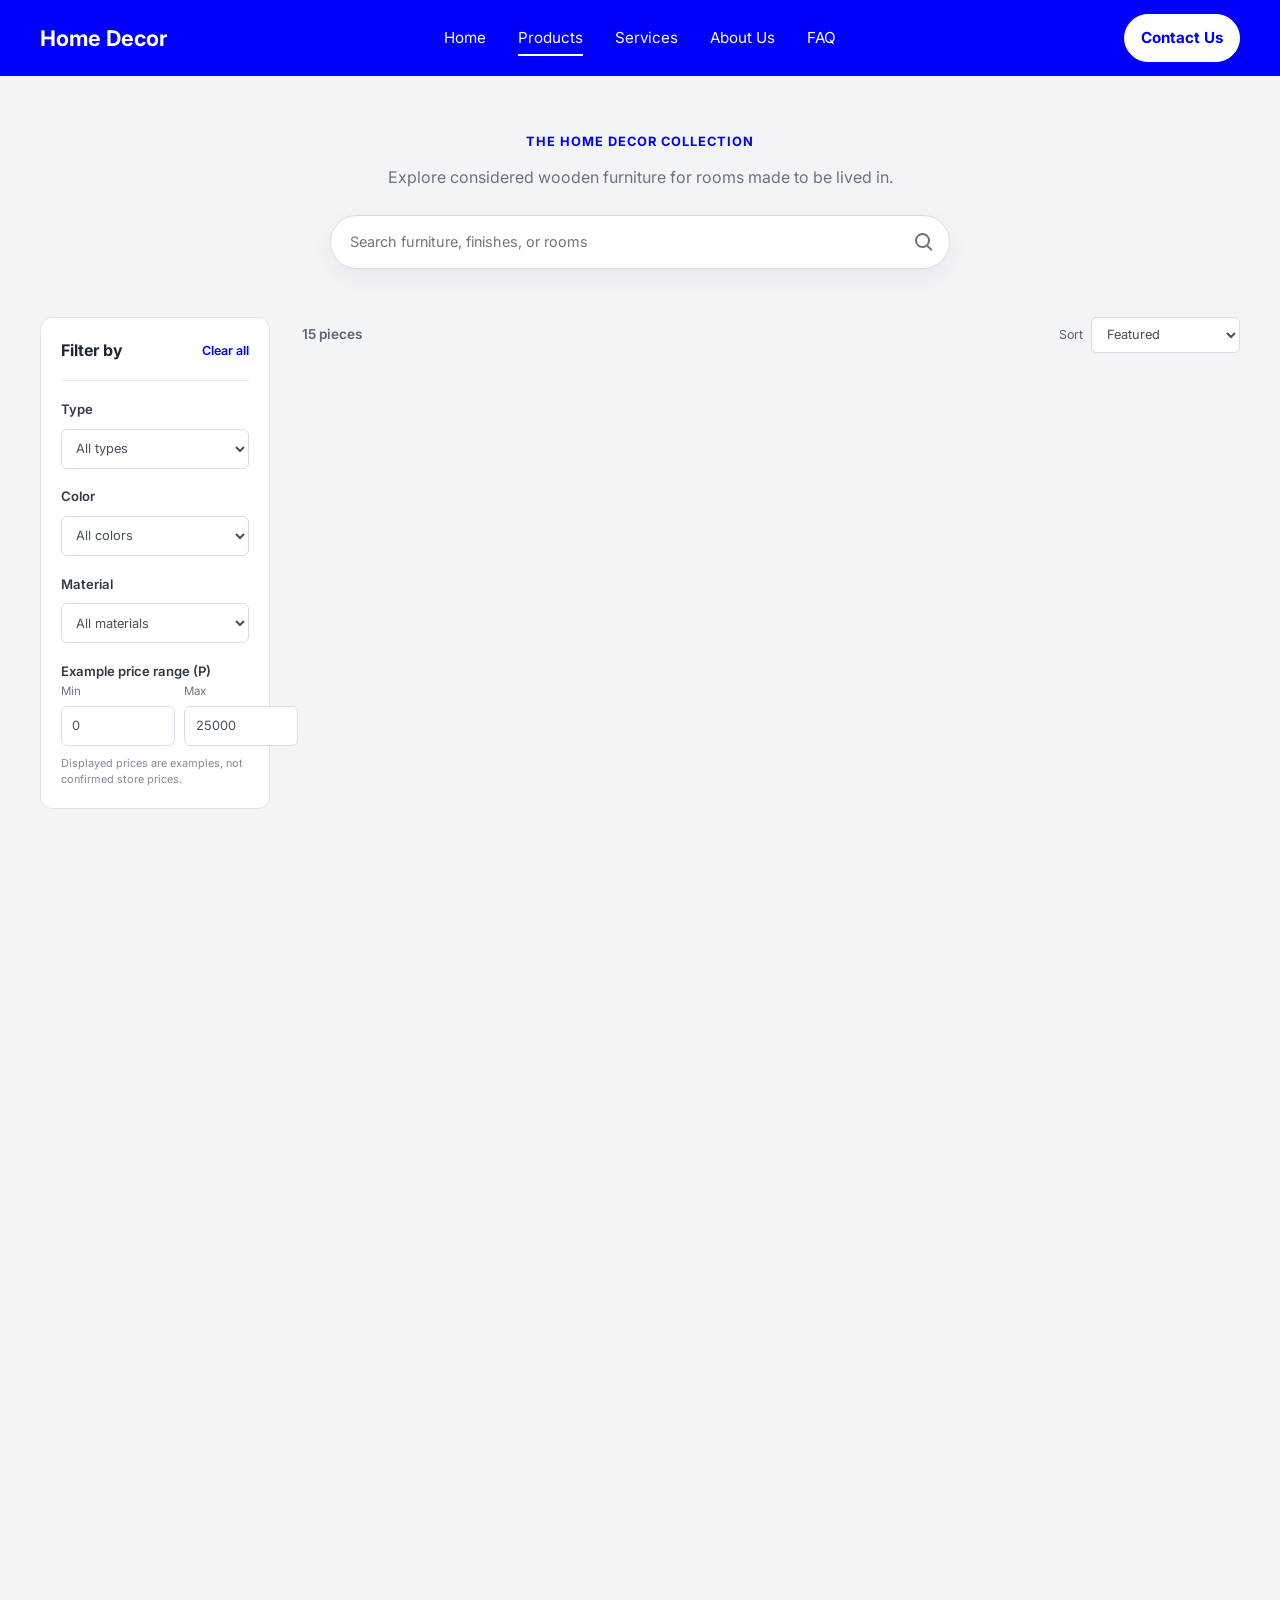
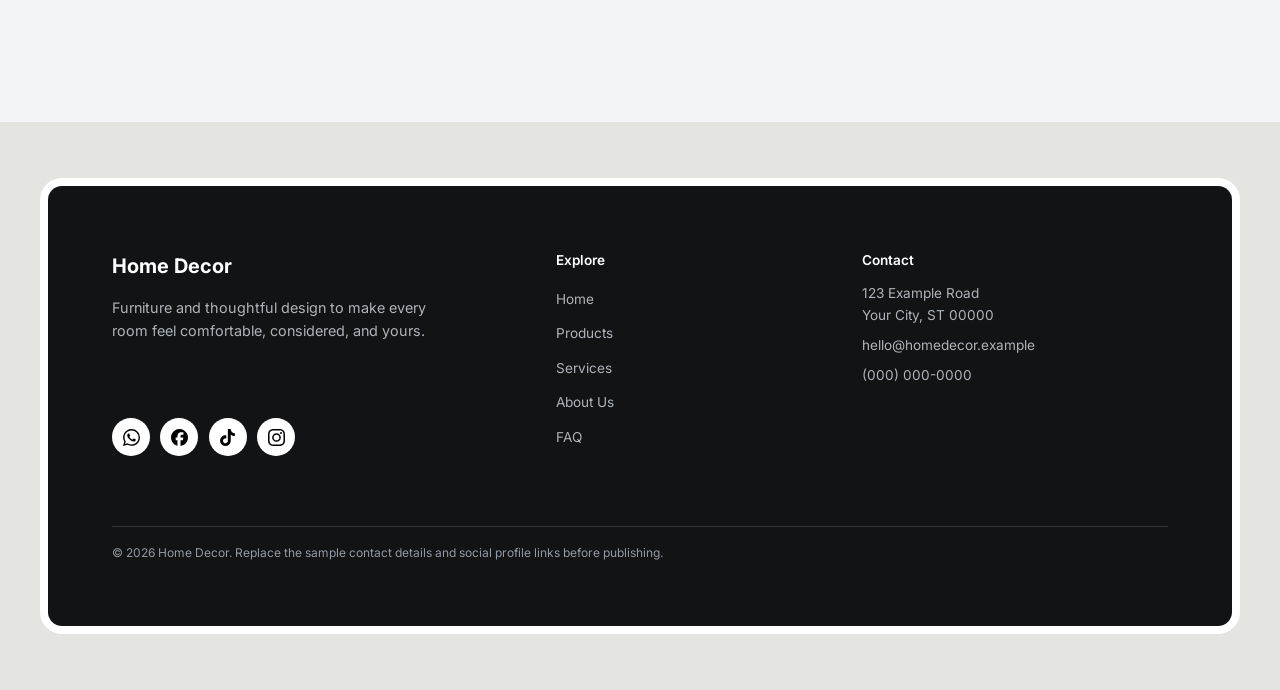
<file: frontend/products.html>
<!doctype html>
<html lang="en">
  <head>
    <meta charset="utf-8">
    <meta name="viewport" content="width=device-width, initial-scale=1">
    <meta name="description" content="Explore furniture and home decor from Home Decor.">
    <title>Products | Home Decor</title>
    <link rel="stylesheet" href="css/styles.css">
    <script src="js/app.js" defer></script>
  </head>
  <body>
    <header class="site-header">
      <nav class="navbar" aria-label="Main navigation">
        <a class="brand" href="index.html">Home Decor</a>
        <button class="menu-toggle" type="button" aria-label="Open navigation menu" aria-expanded="false" aria-controls="primary-navigation">
          <span></span><span></span><span></span>
        </button>
        <div class="navbar-menu" id="primary-navigation">
          <ul class="nav-links">
            <li><a href="index.html">Home</a></li>
            <li><a href="products.html" aria-current="page">Products</a></li>
            <li><a href="services.html">Services</a></li>
            <li><a href="about.html">About Us</a></li>
            <li><a href="faq.html">FAQ</a></li>
          </ul>
          <a class="contact-button" href="contact.html">Contact Us</a>
        </div>
      </nav>
    </header>
    <main class="catalog-page">
      <section class="catalog-intro" aria-labelledby="catalog-title">
        <p class="section-eyebrow" id="catalog-title">The Home Decor collection</p>
        <p>Explore considered wooden furniture for rooms made to be lived in.</p>
        <label class="catalog-search">
          <span class="visually-hidden">Search furniture</span>
          <input id="product-search" type="search" placeholder="Search furniture, finishes, or rooms" autocomplete="off">
          <span class="catalog-search-icon" aria-hidden="true"></span>
        </label>
      </section>
      <section class="catalog-layout" aria-label="Furniture catalog">
        <aside class="catalog-sidebar" id="catalog-filters" aria-labelledby="filter-title">
          <div class="filter-heading">
            <h2 id="filter-title">Filter by</h2>
            <button class="filter-reset" id="clear-filters" type="button">Clear all</button>
          </div>
          <div class="filter-group">
            <label for="filter-type">Type</label>
            <select id="filter-type">
              <option value="">All types</option>
              <option value="chair">Chairs</option>
              <option value="coffee table">Coffee tables</option>
              <option value="media wall">Media walls</option>
              <option value="console">Consoles</option>
              <option value="shelving">Shelving</option>
              <option value="sofa">Sofas</option>
              <option value="vanity">Vanities</option>
              <option value="wardrobe">Wardrobes</option>
              <option value="wall unit">Wall units</option>
            </select>
          </div>
          <div class="filter-group">
            <label for="filter-color">Color</label>
            <select id="filter-color">
              <option value="">All colors</option>
              <option value="olive">Olive</option>
              <option value="walnut">Walnut</option>
              <option value="oak">Oak</option>
              <option value="white">White</option>
              <option value="blue">Blue</option>
              <option value="cream">Cream</option>
              <option value="beige">Beige</option>
              <option value="black">Black</option>
              <option value="brown">Brown</option>
              <option value="gray">Gray</option>
              <option value="red">Red</option>
              <option value="gold">Gold</option>
            </select>
          </div>
          <div class="filter-group">
            <label for="filter-material">Material</label>
            <select id="filter-material">
              <option value="">All materials</option>
              <option value="wood">Wood finish</option>
              <option value="painted">Painted finish</option>
              <option value="fabric">Fabric</option>
              <option value="glass">Glass</option>
            </select>
          </div>
          <fieldset class="filter-group price-filter">
            <legend>Example price range (P)</legend>
            <div class="price-inputs">
              <label>
                <span>Min</span>
                <input id="price-min" type="number" min="0" max="25000" step="100" value="0" inputmode="numeric">
              </label>
              <label>
                <span>Max</span>
                <input id="price-max" type="number" min="0" max="25000" step="100" value="25000" inputmode="numeric">
              </label>
            </div>
            <p>Displayed prices are examples, not confirmed store prices.</p>
          </fieldset>
        </aside>
        <div class="catalog-results">
          <div class="catalog-toolbar">
            <button class="mobile-filter-toggle" id="mobile-filter-toggle" type="button" aria-expanded="false" aria-controls="catalog-filters">
              <svg viewBox="0 0 24 24" fill="none" aria-hidden="true"><path d="M4 7h16M7 12h10M10 17h4" stroke="currentColor" stroke-width="1.8" stroke-linecap="round"/></svg>
              <span>Filters</span>
              <span class="mobile-filter-count" id="mobile-filter-count" hidden>0</span>
            </button>
            <p id="catalog-result-count" aria-live="polite">15 pieces</p>
            <label class="sort-control">
              <span>Sort</span>
              <select id="sort-products" aria-label="Sort furniture">
                <option value="featured">Featured</option>
                <option value="price-low">Price: low to high</option>
                <option value="price-high">Price: high to low</option>
                <option value="name">Name</option>
              </select>
            </label>
          </div>
          <div class="catalog-grid" id="catalog-grid">
            <article class="catalog-card" data-name="Blue Accent Chair" data-type="chair" data-color="blue cream" data-material="fabric wood" data-price="3900" data-search="blue accent chair upholstered armchair cream cushion wood legs lounge">
              <div class="catalog-card-image">
                <img src="assets/images/Product%20(1).jpg" alt="Cream accent chair with blue cushions and wooden frame" loading="lazy">
                <span class="catalog-card-tag">Seating</span>
              </div>
              <div class="catalog-card-info">
                <div><p class="catalog-card-category">Upholstered accent chair</p><h2>Blue Accent Chair</h2></div>
                <p class="catalog-card-price">P 3,900 <span>example</span></p>
              </div>
              <p class="catalog-card-meta">Blue &amp; cream <span>Fabric + wood</span></p>
              <a class="catalog-card-link" href="contact.html">Ask about this piece</a>
            </article>
            <article class="catalog-card" data-name="Walnut Ladder Shelf" data-type="shelving" data-color="walnut brown" data-material="wood" data-price="4500" data-search="walnut ladder shelf bookcase display shelving plants storage">
              <div class="catalog-card-image">
                <img src="assets/images/Product%20(2).jpg" alt="Walnut ladder-style shelving unit with display shelves" loading="lazy">
                <span class="catalog-card-tag">Shelving</span>
              </div>
              <div class="catalog-card-info">
                <div><p class="catalog-card-category">Display shelving</p><h2>Walnut Ladder Shelf</h2></div>
                <p class="catalog-card-price">P 4,500 <span>example</span></p>
              </div>
              <p class="catalog-card-meta">Walnut <span>Wood finish</span></p>
              <a class="catalog-card-link" href="contact.html">Ask about this piece</a>
            </article>
            <article class="catalog-card" data-name="Warm Oak Vanity Wardrobe" data-type="vanity" data-color="oak beige gold" data-material="wood painted" data-price="16500" data-search="oak vanity wardrobe dressing table bedroom built in closet warm light">
              <div class="catalog-card-image">
                <img src="assets/images/Product%20(3).jpg" alt="Warm oak bedroom wardrobe with a lit dressing vanity" loading="lazy">
                <span class="catalog-card-tag">Bedroom</span>
              </div>
              <div class="catalog-card-info">
                <div><p class="catalog-card-category">Bedroom furniture</p><h2>Warm Oak Vanity Wardrobe</h2></div>
                <p class="catalog-card-price">P 16,500 <span>example</span></p>
              </div>
              <p class="catalog-card-meta">Oak &amp; beige <span>Wood + painted finish</span></p>
              <a class="catalog-card-link" href="contact.html">Ask about this piece</a>
            </article>
            <article class="catalog-card" data-name="Built-In Dressing Suite" data-type="wardrobe" data-color="walnut black gold" data-material="wood painted" data-price="22000" data-search="built in dressing suite wardrobe closet drawers vanity walnut dark wood bedroom">
              <div class="catalog-card-image">
                <img src="assets/images/Product%20(4).jpg" alt="Built-in wardrobe and dressing vanity with warm wood and dark drawers" loading="lazy">
                <span class="catalog-card-tag">Bedroom</span>
              </div>
              <div class="catalog-card-info">
                <div><p class="catalog-card-category">Custom wardrobe</p><h2>Built-In Dressing Suite</h2></div>
                <p class="catalog-card-price">P 22,000 <span>example</span></p>
              </div>
              <p class="catalog-card-meta">Walnut &amp; charcoal <span>Wood + painted finish</span></p>
              <a class="catalog-card-link" href="contact.html">Ask about this piece</a>
            </article>
            <article class="catalog-card" data-name="Dark Frame Wardrobe" data-type="wardrobe" data-color="black walnut" data-material="wood painted" data-price="19500" data-search="dark frame wardrobe closet shelves drawers bedroom storage">
              <div class="catalog-card-image">
                <img src="assets/images/Product%20(5).jpg" alt="Dark framed wardrobe with open shelving and wood storage" loading="lazy">
                <span class="catalog-card-tag">Bedroom</span>
              </div>
              <div class="catalog-card-info">
                <div><p class="catalog-card-category">Wardrobe storage</p><h2>Dark Frame Wardrobe</h2></div>
                <p class="catalog-card-price">P 19,500 <span>example</span></p>
              </div>
              <p class="catalog-card-meta">Charcoal &amp; walnut <span>Wood + painted finish</span></p>
              <a class="catalog-card-link" href="contact.html">Ask about this piece</a>
            </article>
            <article class="catalog-card" data-name="Warm Wood Entertainment Wall" data-type="media wall" data-color="brown walnut gold" data-material="wood painted" data-price="17500" data-search="warm wood entertainment wall tv shelves drawers living room media cabinet">
              <div class="catalog-card-image">
                <img src="assets/images/Product%20(6).jpg" alt="Warm wooden entertainment wall with television storage and display shelves" loading="lazy">
                <span class="catalog-card-tag">Living room</span>
              </div>
              <div class="catalog-card-info">
                <div><p class="catalog-card-category">Entertainment unit</p><h2>Warm Wood Entertainment Wall</h2></div>
                <p class="catalog-card-price">P 17,500 <span>example</span></p>
              </div>
              <p class="catalog-card-meta">Walnut &amp; warm brown <span>Wood + painted finish</span></p>
              <a class="catalog-card-link" href="contact.html">Ask about this piece</a>
            </article>
            <article class="catalog-card" data-name="Curved Lounge Sofa" data-type="sofa" data-color="cream brown" data-material="fabric wood" data-price="18500" data-search="curved lounge sofa sectional cream upholstered timber frame living room seating">
              <div class="catalog-card-image">
                <img src="assets/images/Product%20(7).jpg" alt="Curved cream upholstered sofa with a timber base" loading="lazy">
                <span class="catalog-card-tag">Seating</span>
              </div>
              <div class="catalog-card-info">
                <div><p class="catalog-card-category">Living room seating</p><h2>Curved Lounge Sofa</h2></div>
                <p class="catalog-card-price">P 18,500 <span>example</span></p>
              </div>
              <p class="catalog-card-meta">Cream &amp; walnut <span>Fabric + wood</span></p>
              <a class="catalog-card-link" href="contact.html">Ask about this piece</a>
            </article>
            <article class="catalog-card" data-name="Minimal White TV Unit" data-type="wall unit" data-color="white gray" data-material="wood painted" data-price="12500" data-search="minimal white tv unit media wall floating cabinet modern living room">
              <div class="catalog-card-image">
                <img src="assets/images/Product%20(8).jpg" alt="Minimal television wall with white lower cabinets and shelving" loading="lazy">
                <span class="catalog-card-tag">Living room</span>
              </div>
              <div class="catalog-card-info">
                <div><p class="catalog-card-category">Contemporary TV storage</p><h2>Minimal White TV Unit</h2></div>
                <p class="catalog-card-price">P 12,500 <span>example</span></p>
              </div>
              <p class="catalog-card-meta">White &amp; gray <span>Wood + painted finish</span></p>
              <a class="catalog-card-link" href="contact.html">Ask about this piece</a>
            </article>
            <article class="catalog-card" data-name="Crimson Accent Media Unit" data-type="console" data-color="black red" data-material="wood painted" data-price="9800" data-search="black red media console tv unit low cabinet modern entertainment">
              <div class="catalog-card-image">
                <img src="assets/images/Product%20(9).jpg" alt="Low black media console with red accent lighting" loading="lazy">
                <span class="catalog-card-tag">Storage</span>
              </div>
              <div class="catalog-card-info">
                <div><p class="catalog-card-category">Modern media console</p><h2>Crimson Accent Media Unit</h2></div>
                <p class="catalog-card-price">P 9,800 <span>example</span></p>
              </div>
              <p class="catalog-card-meta">Black &amp; red <span>Wood + painted finish</span></p>
              <a class="catalog-card-link" href="contact.html">Ask about this piece</a>
            </article>
            <article class="catalog-card" data-name="Oak Slat TV Wall" data-type="media wall" data-color="oak walnut" data-material="wood" data-price="16800" data-search="oak slat tv wall entertainment cabinet warm wood shelves">
              <div class="catalog-card-image"><img src="assets/images/Product%20(10).jpg" alt="Oak slat television wall with built-in display shelving" loading="lazy"><span class="catalog-card-tag">Living room</span></div>
              <div class="catalog-card-info"><div><p class="catalog-card-category">Built-in entertainment wall</p><h2>Oak Slat TV Wall</h2></div><p class="catalog-card-price">P 16,800 <span>example</span></p></div>
              <p class="catalog-card-meta">Oak &amp; walnut <span>Wood finish</span></p>
              <a class="catalog-card-link" href="contact.html">Ask about this piece</a>
            </article>
            <article class="catalog-card" data-name="Charcoal Dressing Wardrobe" data-type="wardrobe" data-color="black walnut" data-material="wood painted" data-price="21000" data-search="charcoal dressing wardrobe closet drawers vanity bedroom">
              <div class="catalog-card-image"><img src="assets/images/Product%20(11).jpg" alt="Charcoal wardrobe with warm wood vanity and drawers" loading="lazy"><span class="catalog-card-tag">Bedroom</span></div>
              <div class="catalog-card-info"><div><p class="catalog-card-category">Wardrobe and vanity</p><h2>Charcoal Dressing Wardrobe</h2></div><p class="catalog-card-price">P 21,000 <span>example</span></p></div>
              <p class="catalog-card-meta">Charcoal &amp; walnut <span>Wood + painted finish</span></p>
              <a class="catalog-card-link" href="contact.html">Ask about this piece</a>
            </article>
            <article class="catalog-card" data-name="Walnut Oval Coffee Table" data-type="coffee table" data-color="walnut brown" data-material="wood" data-price="5200" data-search="walnut oval coffee table lounge low living room">
              <div class="catalog-card-image"><img src="assets/images/Product%20(12).jpg" alt="Oval walnut coffee table in a bright living room" loading="lazy"><span class="catalog-card-tag">Living room</span></div>
              <div class="catalog-card-info"><div><p class="catalog-card-category">Low-profile table</p><h2>Walnut Oval Coffee Table</h2></div><p class="catalog-card-price">P 5,200 <span>example</span></p></div>
              <p class="catalog-card-meta">Walnut <span>Wood finish</span></p>
              <a class="catalog-card-link" href="contact.html">Ask about this piece</a>
            </article>
            <article class="catalog-card" data-name="Sculpted Walnut Coffee Table" data-type="coffee table" data-color="walnut brown" data-material="wood" data-price="5600" data-search="sculpted walnut coffee table round oval minimalist lounge">
              <div class="catalog-card-image"><img src="assets/images/Product%20(13).jpg" alt="Sculpted walnut coffee table with curved base" loading="lazy"><span class="catalog-card-tag">Living room</span></div>
              <div class="catalog-card-info"><div><p class="catalog-card-category">Contemporary table</p><h2>Sculpted Walnut Coffee Table</h2></div><p class="catalog-card-price">P 5,600 <span>example</span></p></div>
              <p class="catalog-card-meta">Walnut <span>Wood finish</span></p>
              <a class="catalog-card-link" href="contact.html">Ask about this piece</a>
            </article>
            <article class="catalog-card" data-name="Two-Tier Coffee Table" data-type="coffee table" data-color="walnut brown" data-material="wood" data-price="4900" data-search="two tier walnut coffee table lower shelf storage rectangular">
              <div class="catalog-card-image"><img src="assets/images/Product%20(14).jpg" alt="Walnut two-tier coffee table with storage shelf" loading="lazy"><span class="catalog-card-tag">Storage</span></div>
              <div class="catalog-card-info"><div><p class="catalog-card-category">Coffee table with shelf</p><h2>Two-Tier Coffee Table</h2></div><p class="catalog-card-price">P 4,900 <span>example</span></p></div>
              <p class="catalog-card-meta">Walnut <span>Wood finish</span></p>
              <a class="catalog-card-link" href="contact.html">Ask about this piece</a>
            </article>
            <article class="catalog-card" data-name="White Storage Coffee Table" data-type="coffee table" data-color="white gray" data-material="painted" data-price="4600" data-search="white storage coffee table modern living room box table">
              <div class="catalog-card-image"><img src="assets/images/Product%20(15).jpg" alt="White geometric coffee table with open storage" loading="lazy"><span class="catalog-card-tag">Living room</span></div>
              <div class="catalog-card-info"><div><p class="catalog-card-category">Modern storage table</p><h2>White Storage Coffee Table</h2></div><p class="catalog-card-price">P 4,600 <span>example</span></p></div>
              <p class="catalog-card-meta">White <span>Painted finish</span></p>
              <a class="catalog-card-link" href="contact.html">Ask about this piece</a>
            </article>
          </div>
          <p class="catalog-empty" id="catalog-empty" hidden>No pieces match those filters. Try adjusting your search.</p>
          <nav class="catalog-pagination" aria-label="Product pagination">
            <button class="pagination-arrow" id="previous-product-page" type="button" aria-label="Previous page" aria-disabled="true">
              <svg viewBox="0 0 24 24" fill="none" aria-hidden="true"><path d="m15 18-6-6 6-6" stroke="currentColor" stroke-width="1.8" stroke-linecap="round" stroke-linejoin="round"/></svg>
            </button>
            <span class="pagination-status" aria-live="polite">Page 1 of 1</span>
            <button class="pagination-arrow" id="next-product-page" type="button" aria-label="Next page" aria-disabled="true">
              <svg viewBox="0 0 24 24" fill="none" aria-hidden="true"><path d="m9 18 6-6-6-6" stroke="currentColor" stroke-width="1.8" stroke-linecap="round" stroke-linejoin="round"/></svg>
            </button>
          </nav>
        </div>
      </section>
    </main>
    <footer class="site-footer">
      <div class="footer-frame">
        <div class="footer-panel">
          <div class="footer-about">
            <a class="footer-brand" href="index.html">Home Decor</a>
            <p>Furniture and thoughtful design to make every room feel comfortable, considered, and yours.</p>
            <nav class="footer-socials" aria-label="Social media">
              <a href="https://www.whatsapp.com/" target="_blank" rel="noopener noreferrer" aria-label="WhatsApp profile"><img src="assets/icons/whatsapp.svg" alt=""></a>
              <a href="https://www.facebook.com/" target="_blank" rel="noopener noreferrer" aria-label="Facebook profile"><img src="assets/icons/facebook.svg" alt=""></a>
              <a href="https://www.tiktok.com/" target="_blank" rel="noopener noreferrer" aria-label="TikTok profile"><img src="assets/icons/tiktok.svg" alt=""></a>
              <a href="https://www.instagram.com/" target="_blank" rel="noopener noreferrer" aria-label="Instagram profile"><img src="assets/icons/instagram.svg" alt=""></a>
            </nav>
          </div>
          <nav class="footer-column" aria-label="Footer navigation">
            <h2>Explore</h2>
            <ul><li><a href="index.html">Home</a></li><li><a href="products.html">Products</a></li><li><a href="services.html">Services</a></li><li><a href="about.html">About Us</a></li><li><a href="faq.html">FAQ</a></li></ul>
          </nav>
          <div class="footer-column footer-contact">
            <h2>Contact</h2>
            <address>123 Example Road<br>Your City, ST 00000</address>
            <a href="mailto:hello@homedecor.example">hello@homedecor.example</a>
            <a href="tel:+10000000000">(000) 000-0000</a>
          </div>
          <p class="footer-bottom">&copy; 2026 Home Decor. Replace the sample contact details and social profile links before publishing.</p>
        </div>
      </div>
    </footer>
  </body>
</html>
</file>
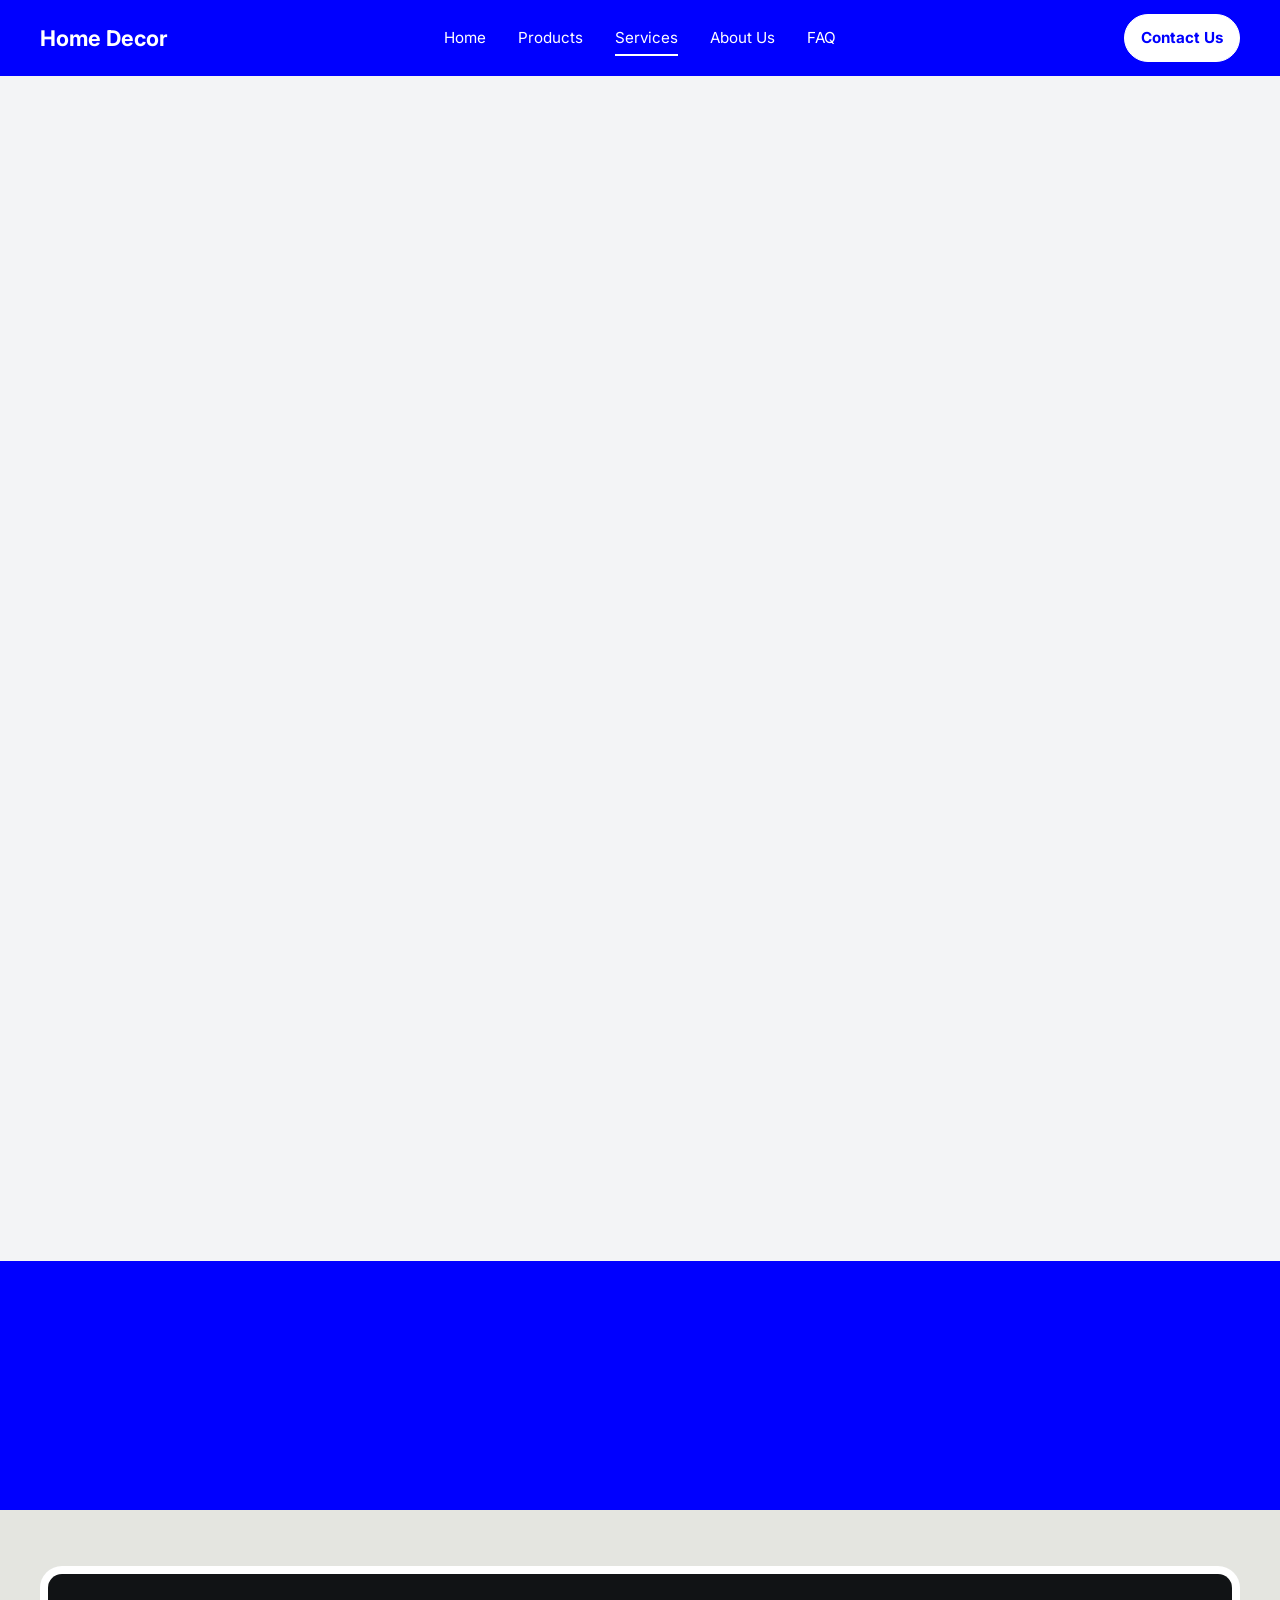
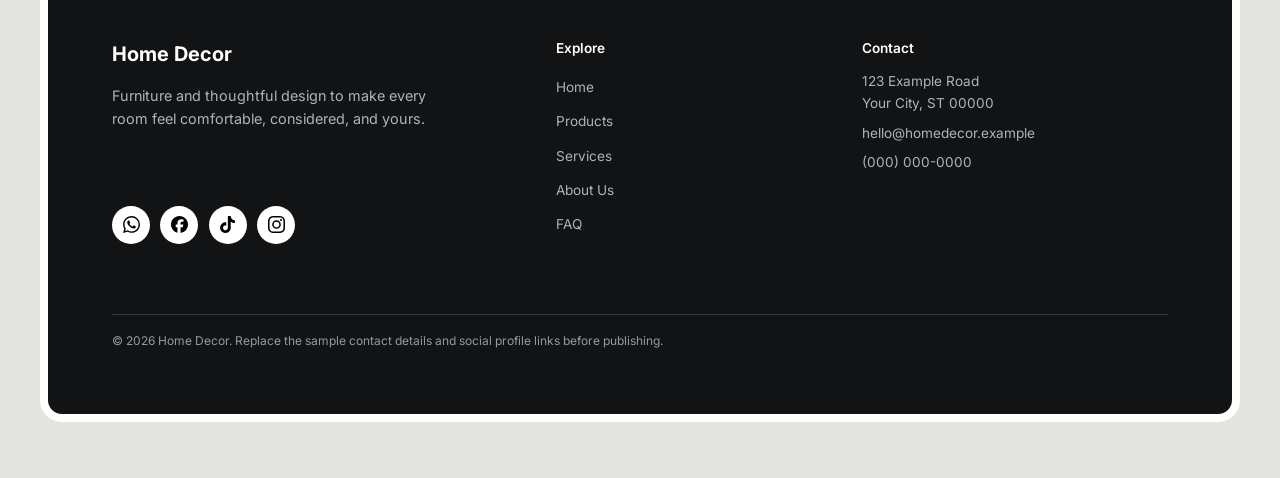
<file: frontend/services.html>
<!doctype html>
<html lang="en">
  <head>
    <meta charset="utf-8">
    <meta name="viewport" content="width=device-width, initial-scale=1">
    <meta name="description" content="Learn about Home Decor's furniture and design services.">
    <title>Services | Home Decor</title>
    <link rel="stylesheet" href="css/styles.css">
    <script src="js/app.js" defer></script>
  </head>
  <body>
    <header class="site-header">
      <nav class="navbar" aria-label="Main navigation">
        <a class="brand" href="index.html">Home Decor</a>
        <button class="menu-toggle" type="button" aria-label="Open navigation menu" aria-expanded="false" aria-controls="primary-navigation">
          <span></span><span></span><span></span>
        </button>
        <div class="navbar-menu" id="primary-navigation">
          <ul class="nav-links">
            <li><a href="index.html">Home</a></li>
            <li><a href="products.html">Products</a></li>
            <li><a href="services.html" aria-current="page">Services</a></li>
            <li><a href="about.html">About Us</a></li>
            <li><a href="faq.html">FAQ</a></li>
          </ul>
          <a class="contact-button" href="contact.html">Contact Us</a>
        </div>
      </nav>
    </header>
    <main class="services-page">
      <section class="services-intro" aria-labelledby="services-title">
        <p class="section-eyebrow">Made for your home</p>
        <h1 id="services-title">Our Services</h1>
        <p>From choosing the right piece to planning a room, we’re here to help make your home feel considered and comfortable.</p>
      </section>
      <section class="services-grid" aria-label="Furniture and design services">
        <article class="service-card">
          <div class="service-card-image"><img src="assets/images/latest%20(1).jpg" alt="Built-in wooden media wall in a modern living room" loading="lazy"></div>
          <div class="service-card-copy">
            <h2>Custom Wooden Furniture</h2>
            <p>Explore made-to-measure furniture ideas shaped around your room, style, and everyday needs.</p>
            <a href="contact.html">Ask about this service</a>
          </div>
        </article>
        <article class="service-card">
          <div class="service-card-image"><img src="assets/images/latest%20(2).jpg" alt="Walnut console with clean-lined storage" loading="lazy"></div>
          <div class="service-card-copy">
            <h2>Furniture Selection</h2>
            <p>Compare styles and dimensions to find pieces that work well in your space.</p>
            <a href="contact.html">Ask about this service</a>
          </div>
        </article>
        <article class="service-card">
          <div class="service-card-image"><img src="assets/images/latest%20(3).jpg" alt="Contemporary media wall with oak slat detailing" loading="lazy"></div>
          <div class="service-card-copy">
            <h2>Room Planning</h2>
            <p>Talk through layouts, measurements, and practical ways to bring a room together.</p>
            <a href="contact.html">Ask about this service</a>
          </div>
        </article>
        <article class="service-card">
          <div class="service-card-image"><img src="assets/images/latest%20(2).jpg" alt="Warm wood and white furniture finish details" loading="lazy"></div>
          <div class="service-card-copy">
            <h2>Materials &amp; Finishes</h2>
            <p>Get guidance on wood tones, surface finishes, care, and coordinating details.</p>
            <a href="contact.html">Ask about this service</a>
          </div>
        </article>
        <article class="service-card">
          <div class="service-card-image"><img src="assets/images/latest%20(1).jpg" alt="Custom living-room furniture integrated with a media wall" loading="lazy"></div>
          <div class="service-card-copy">
            <h2>Delivery &amp; Assembly</h2>
            <p>Ask our team about delivery coordination and assembly options for your order.</p>
            <a href="contact.html">Ask about this service</a>
          </div>
        </article>
        <article class="service-card">
          <div class="service-card-image"><img src="assets/images/latest%20(3).jpg" alt="Finished oak media wall and storage unit" loading="lazy"></div>
          <div class="service-card-copy">
            <h2>After-Purchase Support</h2>
            <p>We’re available to help with product questions and furniture care information.</p>
            <a href="contact.html">Ask about this service</a>
          </div>
        </article>
      </section>
      <section class="services-contact" aria-labelledby="services-contact-title">
        <div class="services-contact-copy">
          <p class="services-contact-eyebrow">A better fit for your space</p>
          <h2 id="services-contact-title">Let’s make home feel more like you.</h2>
          <p>Tell us what you’re planning and we’ll help you explore the next step.</p>
        </div>
        <div class="services-contact-actions">
          <a class="services-phone" href="tel:+10000000000">(000) 000-0000</a>
          <a class="services-contact-button" href="contact.html">Get in touch</a>
        </div>
      </section>
    </main>
    <footer class="site-footer">
      <div class="footer-frame">
        <div class="footer-panel">
          <div class="footer-about">
            <a class="footer-brand" href="index.html">Home Decor</a>
            <p>Furniture and thoughtful design to make every room feel comfortable, considered, and yours.</p>
            <nav class="footer-socials" aria-label="Social media">
              <a href="https://www.whatsapp.com/" target="_blank" rel="noopener noreferrer" aria-label="WhatsApp profile"><img src="assets/icons/whatsapp.svg" alt=""></a>
              <a href="https://www.facebook.com/" target="_blank" rel="noopener noreferrer" aria-label="Facebook profile"><img src="assets/icons/facebook.svg" alt=""></a>
              <a href="https://www.tiktok.com/" target="_blank" rel="noopener noreferrer" aria-label="TikTok profile"><img src="assets/icons/tiktok.svg" alt=""></a>
              <a href="https://www.instagram.com/" target="_blank" rel="noopener noreferrer" aria-label="Instagram profile"><img src="assets/icons/instagram.svg" alt=""></a>
            </nav>
          </div>
          <nav class="footer-column" aria-label="Footer navigation">
            <h2>Explore</h2>
            <ul><li><a href="index.html">Home</a></li><li><a href="products.html">Products</a></li><li><a href="services.html">Services</a></li><li><a href="about.html">About Us</a></li><li><a href="faq.html">FAQ</a></li></ul>
          </nav>
          <div class="footer-column footer-contact">
            <h2>Contact</h2>
            <address>123 Example Road<br>Your City, ST 00000</address>
            <a href="mailto:hello@homedecor.example">hello@homedecor.example</a>
            <a href="tel:+10000000000">(000) 000-0000</a>
          </div>
          <p class="footer-bottom">&copy; 2026 Home Decor. Replace the sample contact details and social profile links before publishing.</p>
        </div>
      </div>
    </footer>
  </body>
</html>
</file>
<file: frontend/css/styles.css>
@import url("https://fonts.googleapis.com/css2?family=Inter:wght@400;500;600;700&display=swap");

:root {
  --brand-blue: #0000ff;
  --hover-blue: #b8d0ff;
  --content-card-radius: 32px;
  --content-card-image-radius: 23px;
  --content-card-padding: 12px;
  --content-card-image-height: clamp(180px, 29vh, 280px);
  --content-card-width: min(384px, calc((100vw - 7rem) / 3));
  --testimonial-offset: clamp(180px, 25vw, 270px);
}

* {
  box-sizing: border-box;
}

body {
  margin: 0;
  font-family: "Inter", sans-serif;
  color: #202833;
  background: #ffffff;
  line-height: 1.6;
}

.site-header {
  position: relative;
  z-index: 50;
  background: var(--brand-blue);
  color: #ffffff;
}

.navbar {
  display: grid;
  grid-template-columns: 1fr auto 1fr;
  align-items: center;
  gap: 1.5rem;
  width: min(100% - 3rem, 1200px);
  min-height: 76px;
  margin: 0 auto;
}

.navbar-menu {
  display: contents;
}

.menu-toggle {
  display: none;
}

.brand {
  justify-self: start;
  color: #ffffff;
  font-size: 1.35rem;
  font-weight: 700;
  text-decoration: none;
  white-space: nowrap;
}

.nav-links {
  display: flex;
  align-items: center;
  justify-content: center;
  gap: clamp(1rem, 2.5vw, 2rem);
  margin: 0;
  padding: 0;
  list-style: none;
}

.nav-links a {
  position: relative;
  display: inline-block;
  color: #ffffff;
  font-family: "Inter", sans-serif;
  font-size: 0.95rem;
  text-decoration: none;
}

.nav-links a::after {
  position: absolute;
  right: 0;
  bottom: -0.35rem;
  left: 0;
  height: 2px;
  background: currentColor;
  content: "";
  transform: scaleX(0);
  transform-origin: center;
  transition: transform 220ms ease;
}

.nav-links a:hover,
.nav-links a:focus-visible {
  color: var(--hover-blue);
}

.nav-links a:hover::after,
.nav-links a:focus-visible::after,
.nav-links a[aria-current="page"]::after {
  transform: scaleX(1);
}

.contact-button {
  justify-self: end;
  padding: 0.65rem 1rem;
  border: 1px solid #ffffff;
  border-radius: 32px;
  color: var(--brand-blue);
  background: #ffffff;
  font-family: "Inter", sans-serif;
  font-size: 0.95rem;
  font-weight: 700;
  text-decoration: none;
  white-space: nowrap;
}

.contact-button:hover {
  background: #eaf2f8;
}

.page-content {
  width: min(100% - 3rem, 1000px);
  margin: 3.5rem auto;
}

.hero-content {
  display: grid;
  min-height: 100vh;
  width: 100%;
  place-items: center;
  padding: 2rem;
  background-image:
    linear-gradient(rgba(10, 15, 22, 0.3), rgba(10, 15, 22, 0.52)),
    url("../assets/images/hero image.jpg");
  background-position: center;
  background-size: cover;
  text-align: center;
}

.hero-copy {
  width: min(100%, 760px);
}

.hero-content h1 {
  margin: 0 0 1rem;
  color: #ffffff;
  font-family: "Inter", sans-serif;
  font-size: clamp(2.75rem, 5vw, 4.5rem);
  line-height: 1.12;
}

.hero-content p {
  max-width: 600px;
  margin: 0 auto;
  color: #ffffff;
  font-size: 1.1rem;
}

.hero-actions {
  display: flex;
  justify-content: center;
  flex-wrap: wrap;
  gap: 1rem;
  margin-top: 2rem;
}

.hero-button {
  display: inline-flex;
  min-width: 150px;
  min-height: 48px;
  align-items: center;
  justify-content: center;
  padding: 0.7rem 1.25rem;
  border: 2px solid #ffffff;
  border-radius: 32px;
  font-weight: 600;
  text-decoration: none;
  transition:
    background-color 180ms ease,
    color 180ms ease;
}

.hero-button-primary {
  border-color: var(--brand-blue);
  color: #ffffff;
  background: var(--brand-blue);
}

.hero-button-primary:hover {
  border-color: #0000c7;
  background: #0000c7;
}

.hero-button-secondary {
  color: #ffffff;
  background: transparent;
}

.hero-button-secondary:hover {
  color: #202833;
  background: #ffffff;
}

.latest-work {
  display: grid;
  min-height: 100vh;
  min-height: 100svh;
  align-items: center;
  padding: clamp(2rem, 5vh, 3.5rem) 1.5rem;
  background: #f3f4f6;
}

.latest-work-inner {
  width: min(100%, 1200px);
  margin: 0 auto;
}

.latest-work-heading {
  margin-bottom: 1.5rem;
  text-align: center;
}

.section-eyebrow {
  margin: 0 0 0.5rem;
  color: var(--brand-blue);
  font-size: 0.8rem;
  font-weight: 700;
  letter-spacing: 0.08em;
  text-transform: uppercase;
}

.latest-work-heading h2 {
  margin: 0;
  color: #202833;
  font-size: 2rem;
  line-height: 1.2;
}

.latest-work-heading > p:last-child {
  margin: 0.75rem 0 0;
  color: #596574;
}

.why-home {
  padding: 5.5rem 1.5rem;
  background: #ffffff;
}

.why-home-inner {
  display: grid;
  grid-template-columns: minmax(260px, 0.9fr) minmax(0, 1.1fr);
  align-items: center;
  gap: clamp(3rem, 8vw, 7rem);
  width: min(100%, 1120px);
  margin: 0 auto;
}

.why-home-intro h2 {
  max-width: 13ch;
  margin: 0;
  color: #202833;
  font-size: 2.6rem;
  line-height: 1.15;
}

.why-home-intro > p:not(.section-eyebrow) {
  max-width: 42ch;
  margin: 1rem 0 1.5rem;
  color: #596574;
}

.why-home-link {
  display: inline-flex;
  min-height: 48px;
  align-items: center;
  justify-content: center;
  padding: 0.7rem 1.25rem;
  border: 1px solid var(--brand-blue);
  border-radius: 32px;
  color: #ffffff;
  background: var(--brand-blue);
  font-size: 0.95rem;
  font-weight: 700;
  text-decoration: none;
  transition:
    background-color 180ms ease,
    border-color 180ms ease;
}

.why-home-link:hover,
.why-home-link:focus-visible {
  border-color: #0000c7;
  background: #0000c7;
}

.why-home-values {
  display: grid;
}

.why-item {
  display: grid;
  grid-template-columns: 2.5rem minmax(0, 1fr);
  gap: 1rem;
  padding: 1.25rem 0;
  border-top: 1px solid #e1e6ed;
}

.why-item:last-child {
  border-bottom: 1px solid #e1e6ed;
}

.why-number {
  padding-top: 0.15rem;
  color: var(--brand-blue);
  font-size: 0.82rem;
  font-weight: 700;
}

.why-item h3 {
  margin: 0;
  color: #202833;
  font-size: 1.08rem;
}

.why-item p {
  max-width: 52ch;
  margin: 0.35rem 0 0;
  color: #697482;
  font-size: 0.92rem;
}

.testimonials {
  padding: 5.5rem 1.5rem 6rem;
  color: #ffffff;
  background: #111820;
}

.testimonials-inner {
  width: min(100%, 1120px);
  margin: 0 auto;
}

.testimonials-heading {
  display: flex;
  align-items: end;
  justify-content: space-between;
  gap: 2rem;
  margin-bottom: 2rem;
}

.testimonials-heading h2 {
  margin: 0;
  color: #ffffff;
  font-size: 2.25rem;
  line-height: 1.2;
}

.testimonials-heading > p {
  max-width: 42ch;
  margin: 0 0 0.15rem;
  color: #aab4bf;
  font-size: 0.9rem;
}

.testimonial-carousel {
  overflow: visible;
}

.testimonial-viewport {
  position: relative;
  overflow: hidden;
  height: calc(var(--content-card-image-height) + 220px);
  border-radius: var(--content-card-radius);
  cursor: grab;
  touch-action: pan-y;
  user-select: none;
}

.testimonial-track {
  position: relative;
  width: 100%;
  height: 100%;
  transition: transform 480ms cubic-bezier(0.22, 1, 0.36, 1);
}

.testimonial-track.is-dragging {
  cursor: grabbing;
  transition: none;
}

.testimonial-slide {
  position: absolute;
  top: 50%;
  left: 50%;
  z-index: 1;
  display: flex;
  flex-direction: column;
  width: var(--content-card-width);
  height: 100%;
  padding: var(--content-card-padding);
  border-radius: var(--content-card-radius);
  color: #202833;
  background: #ffffff;
  box-shadow: 0 18px 42px rgba(0, 0, 0, 0.24);
  opacity: 0.52;
  transform: translate(-50%, -50%) scale(0.84);
  filter: brightness(0.55);
  transition:
    opacity 480ms ease,
    transform 480ms cubic-bezier(0.22, 1, 0.36, 1),
    filter 480ms ease;
}

.testimonial-slide.is-active {
  z-index: 3;
  opacity: 1;
  transform: translate(-50%, -50%) scale(1);
  filter: brightness(1);
}

.testimonial-slide.is-previous {
  transform: translate(calc(-50% - var(--testimonial-offset)), -50%) scale(0.84);
}

.testimonial-slide.is-next {
  transform: translate(calc(-50% + var(--testimonial-offset)), -50%) scale(0.84);
}

.testimonial-slide.is-previous,
.testimonial-slide.is-next {
  z-index: 2;
  pointer-events: none;
}

.testimonial-slide:not(.is-active) .testimonial-image {
  flex: 1;
  height: auto;
}

.testimonial-slide:not(.is-active) .testimonial-copy {
  display: none;
}

.testimonial-image {
  position: relative;
  flex: 0 0 var(--content-card-image-height);
  overflow: hidden;
  height: var(--content-card-image-height);
  border-radius: var(--content-card-image-radius);
  background: #e4eaf2;
}

.testimonial-image img {
  display: block;
  width: 100%;
  height: 100%;
  object-fit: cover;
  pointer-events: none;
  -webkit-user-drag: none;
}

.testimonial-copy {
  display: flex;
  flex: 1;
  flex-direction: column;
  align-items: flex-start;
  justify-content: center;
  min-height: 0;
  overflow: hidden;
  padding: 1rem 0.75rem 0.6rem;
}

.sample-review-label {
  padding: 0.4rem 0.75rem;
  border-radius: 999px;
  color: #314052;
  background: #edf1f5;
  font-size: 0.75rem;
  font-weight: 700;
}

.testimonial-copy blockquote {
  margin: 0.8rem 0 1rem;
  color: #202833;
  font-size: 1.05rem;
  font-weight: 600;
  line-height: 1.45;
}

.testimonial-author {
  display: flex;
  align-items: center;
  gap: 0.85rem;
}

.testimonial-avatar {
  display: grid;
  width: 44px;
  aspect-ratio: 1;
  place-items: center;
  border-radius: 50%;
  color: #ffffff;
  background: var(--brand-blue);
  font-size: 0.8rem;
  font-weight: 700;
}

.testimonial-author p {
  margin: 0;
  color: #202833;
  font-size: 0.9rem;
  font-weight: 700;
}

.testimonial-author div > span {
  color: #707b87;
  font-size: 0.8rem;
}

.work-grid {
  display: grid;
  grid-template-columns: repeat(3, minmax(0, 1fr));
  gap: 1.5rem;
}

.work-card {
  display: flex;
  flex-direction: column;
  overflow: hidden;
  padding: var(--content-card-padding);
  border-radius: var(--content-card-radius);
  color: inherit;
  background: #ffffff;
  text-decoration: none;
  transition:
    transform 180ms ease,
    box-shadow 180ms ease;
  box-shadow: 0 12px 34px rgba(22, 47, 78, 0.08);
}

.work-card:hover,
.work-card:focus-visible {
  box-shadow: 0 18px 38px rgba(22, 47, 78, 0.15);
  transform: translateY(-4px);
}

.work-card-image {
  position: relative;
  overflow: hidden;
  height: var(--content-card-image-height);
  border-radius: var(--content-card-image-radius);
  background: #e4eaf2;
}

.work-card-image img {
  display: block;
  width: 100%;
  height: 100%;
  object-fit: cover;
  transition: transform 300ms ease;
}

.work-card:hover .work-card-image img,
.work-card:focus-visible .work-card-image img {
  transform: scale(1.04);
}

.work-card-copy {
  display: flex;
  flex: 1;
  flex-direction: column;
  padding: 1.25rem 0.75rem 0.6rem;
}

.work-badge {
  position: absolute;
  top: 1rem;
  left: 1rem;
  padding: 0.45rem 0.8rem;
  border: 1px solid rgba(255, 255, 255, 0.35);
  border-radius: 999px;
  color: #ffffff;
  background: rgba(25, 28, 33, 0.48);
  font-size: 0.8rem;
  font-weight: 600;
  backdrop-filter: blur(10px);
}

.work-mark {
  position: absolute;
  top: 0.8rem;
  right: 0.8rem;
  display: grid;
  width: 44px;
  aspect-ratio: 1;
  place-items: center;
  border-radius: 50%;
  color: #16181c;
  background: #ffffff;
  font-size: 0.78rem;
  font-weight: 700;
}

.work-card-copy h3 {
  margin: 0;
  color: #111317;
  font-size: 1.35rem;
  font-weight: 700;
  line-height: 1.25;
}

.work-category {
  margin: 0.35rem 0 0;
  color: #92969c;
  font-size: 0.98rem;
  font-weight: 600;
}

.work-card-description {
  display: -webkit-box;
  overflow: hidden;
  margin: 0.55rem 0 1rem;
  color: #8b9097;
  font-size: 0.9rem;
  font-weight: 500;
  line-height: 1.45;
  -webkit-box-orient: vertical;
  -webkit-line-clamp: 2;
}

.work-card-footer {
  display: flex;
  align-items: center;
  justify-content: space-between;
  gap: 0.75rem;
  margin-top: auto;
}

.work-project-tag {
  padding: 0.55rem 0.85rem;
  border-radius: 999px;
  color: #30343a;
  background: #f0f1f3;
  font-size: 0.78rem;
  font-weight: 600;
  white-space: nowrap;
}

.work-card-action {
  display: inline-flex;
  min-height: 42px;
  align-items: center;
  gap: 0.65rem;
  padding: 0.45rem 0.55rem 0.45rem 1rem;
  border-radius: 999px;
  color: #ffffff;
  background: #111317;
  font-size: 0.85rem;
  font-weight: 600;
  white-space: nowrap;
}

.work-card-action span {
  display: grid;
  width: 30px;
  aspect-ratio: 1;
  place-items: center;
  border-radius: 50%;
  color: #111317;
  background: #ffffff;
  font-size: 1rem;
  transition: transform 180ms ease;
}

.work-card:hover .work-card-action span,
.work-card:focus-visible .work-card-action span {
  transform: rotate(45deg);
}

.scroll-animations .scroll-reveal {
  opacity: 0;
  transform: translateY(24px);
  transition:
    opacity 600ms ease,
    transform 600ms ease;
}

.scroll-animations .scroll-reveal.is-visible {
  opacity: 1;
}

.scroll-animations .scroll-reveal.is-visible:not(:hover):not(:focus-within) {
  transform: translateY(0);
}

.scroll-animations .catalog-card.scroll-reveal.is-visible {
  transform: translateY(0);
}

.scroll-animations .work-card:nth-child(2) {
  transition-delay: 90ms;
}

.scroll-animations .work-card:nth-child(3) {
  transition-delay: 180ms;
}

.scroll-animations .service-card:nth-child(2),
.scroll-animations .process-step:nth-child(2),
.scroll-animations .why-item:nth-child(2),
.scroll-animations .goals-vision-item:nth-child(2) {
  transition-delay: 90ms;
}

.scroll-animations .service-card:nth-child(3),
.scroll-animations .process-step:nth-child(3),
.scroll-animations .why-item:nth-child(3),
.scroll-animations .goals-vision-item:nth-child(3) {
  transition-delay: 180ms;
}

.scroll-animations .service-card:nth-child(4) {
  transition-delay: 270ms;
}

.scroll-animations .service-card:nth-child(5) {
  transition-delay: 360ms;
}

.scroll-animations .service-card:nth-child(6) {
  transition-delay: 450ms;
}

.scroll-animations .catalog-card:nth-child(3n + 2) {
  transition-delay: 90ms;
}

.scroll-animations .catalog-card:nth-child(3n) {
  transition-delay: 180ms;
}

.page-content h1 {
  margin: 0 0 0.75rem;
  color: var(--brand-blue);
  font-family: "Inter", sans-serif;
  font-size: clamp(2rem, 5vw, 3rem);
  line-height: 1.15;
}

.page-content h2 {
  margin-top: 2rem;
  color: var(--brand-blue);
}

.page-content p,
.page-content li {
  max-width: 70ch;
  color: #596574;
  font-family: "Inter", sans-serif;
}

.page-content a {
  color: var(--brand-blue);
}

.visually-hidden {
  position: absolute;
  overflow: hidden;
  width: 1px;
  height: 1px;
  clip: rect(0, 0, 0, 0);
  white-space: nowrap;
  clip-path: inset(50%);
}

.catalog-page {
  padding: 3.5rem 1.5rem 5rem;
  background: #f3f4f6;
}

.catalog-intro {
  width: min(100%, 760px);
  margin: 0 auto 3rem;
  text-align: center;
}

.catalog-intro .section-eyebrow {
  margin-bottom: 0.7rem;
}

.catalog-intro > p:not(.section-eyebrow) {
  margin: 0.8rem auto 1.5rem;
  color: #697482;
  font-size: 1rem;
}

.catalog-search {
  position: relative;
  display: block;
  width: min(100%, 620px);
  margin: 0 auto;
}

.catalog-search input {
  width: 100%;
  min-height: 54px;
  padding: 0.8rem 3.25rem 0.8rem 1.2rem;
  border: 1px solid #d8dee7;
  border-radius: 999px;
  color: #202833;
  background: #ffffff;
  font: inherit;
  font-size: 0.9rem;
  box-shadow: 0 8px 24px rgba(22, 47, 78, 0.06);
}

.catalog-search input:hover,
.filter-group select:hover,
.price-inputs input:hover,
.sort-control select:hover {
  outline: 2px solid rgba(0, 0, 255, 0.28);
  outline-offset: 2px;
}

.catalog-search input:focus-visible,
.filter-group select:focus-visible,
.price-inputs input:focus-visible,
.sort-control select:focus-visible {
  outline: 2px solid var(--brand-blue);
  outline-offset: 2px;
}

.catalog-search-icon {
  position: absolute;
  top: 50%;
  right: 1.25rem;
  width: 15px;
  height: 15px;
  border: 2px solid #687482;
  border-radius: 50%;
  pointer-events: none;
  transform: translateY(-60%);
}

.catalog-search-icon::after {
  position: absolute;
  right: -5px;
  bottom: -3px;
  width: 7px;
  height: 2px;
  border-radius: 2px;
  background: #687482;
  content: "";
  transform: rotate(45deg);
}

.catalog-layout {
  display: grid;
  grid-template-columns: 230px minmax(0, 1fr);
  align-items: start;
  gap: 2rem;
  width: min(100%, 1200px);
  margin: 0 auto;
}

.catalog-sidebar {
  padding: 1.25rem;
  border: 1px solid #e0e4e9;
  border-radius: 12px;
  background: #ffffff;
}

.filter-heading {
  display: flex;
  align-items: center;
  justify-content: space-between;
  gap: 0.5rem;
  padding-bottom: 1rem;
  border-bottom: 1px solid #e7eaf0;
}

.filter-heading h2 {
  margin: 0;
  color: #202833;
  font-size: 1rem;
}

.filter-reset {
  padding: 0.2rem 0;
  border: 0;
  color: var(--brand-blue);
  background: transparent;
  font: inherit;
  font-size: 0.78rem;
  font-weight: 600;
  cursor: pointer;
}

.filter-group {
  display: grid;
  gap: 0.55rem;
  margin: 1.1rem 0 0;
  padding: 0;
  border: 0;
}

.filter-group > label,
.filter-group legend {
  padding: 0;
  color: #303a46;
  font-size: 0.82rem;
  font-weight: 600;
}

.filter-group select,
.price-inputs input,
.sort-control select {
  min-height: 40px;
  padding: 0.5rem 0.65rem;
  border: 1px solid #d8dee7;
  border-radius: 6px;
  color: #46515e;
  background: #ffffff;
  font: inherit;
  font-size: 0.8rem;
}

.price-inputs {
  display: grid;
  grid-template-columns: 1fr 1fr;
  gap: 0.6rem;
}

.price-inputs label {
  display: grid;
  gap: 0.35rem;
  color: #697482;
  font-size: 0.72rem;
}

.price-group p,
.price-filter > p {
  margin: 0.1rem 0 0;
  color: #818a95;
  font-size: 0.68rem;
  line-height: 1.45;
}

.catalog-toolbar {
  display: flex;
  align-items: center;
  justify-content: space-between;
  gap: 1rem;
  margin-bottom: 1rem;
}

.catalog-toolbar > p {
  margin: 0;
  color: #596574;
  font-size: 0.85rem;
  font-weight: 600;
}

.mobile-filter-toggle {
  display: none;
}

.sort-control {
  display: flex;
  align-items: center;
  gap: 0.5rem;
  color: #596574;
  font-size: 0.78rem;
}

.sort-control select {
  min-height: 36px;
}

.catalog-grid {
  display: grid;
  grid-template-columns: repeat(3, minmax(0, 1fr));
  gap: 1rem;
}

.catalog-card {
  min-width: 0;
  padding: 10px;
  border: 1px solid #e4e8ed;
  border-radius: 14px;
  background: #ffffff;
  box-shadow: 0 8px 22px rgba(22, 47, 78, 0.05);
}

.catalog-card[hidden] {
  display: none;
}

.catalog-card-image {
  position: relative;
  overflow: hidden;
  height: clamp(155px, 19vw, 230px);
  border-radius: 9px;
  background: #e4eaf2;
}

.catalog-card-image img {
  display: block;
  width: 100%;
  height: 100%;
  object-fit: cover;
  transition: transform 240ms ease;
}

.catalog-card:hover .catalog-card-image img,
.catalog-card:focus-within .catalog-card-image img {
  transform: scale(1.04);
}

.catalog-card-tag {
  position: absolute;
  bottom: 0.65rem;
  left: 0.65rem;
  padding: 0.35rem 0.6rem;
  border-radius: 999px;
  color: #ffffff;
  background: rgba(20, 25, 32, 0.68);
  font-size: 0.68rem;
  font-weight: 600;
}

.catalog-card-info {
  display: flex;
  align-items: flex-start;
  justify-content: space-between;
  gap: 0.4rem;
  margin-top: 0.8rem;
}

.catalog-card-category {
  margin: 0 0 0.2rem;
  color: #818a95;
  font-size: 0.68rem;
}

.catalog-card-info h2 {
  margin: 0;
  color: #202833;
  font-size: 0.95rem;
  line-height: 1.25;
}

.catalog-card-price {
  flex: 0 0 auto;
  margin: 0;
  color: #202833;
  font-size: 0.78rem;
  font-weight: 700;
  text-align: right;
}

.catalog-card-price span {
  display: block;
  color: #818a95;
  font-size: 0.62rem;
  font-weight: 400;
}

.catalog-card-meta {
  display: flex;
  flex-wrap: wrap;
  gap: 0.25rem 0.6rem;
  margin: 0.6rem 0 0.8rem;
  color: #697482;
  font-size: 0.7rem;
}

.catalog-card-link {
  display: flex;
  min-height: 38px;
  align-items: center;
  justify-content: center;
  border: 1px solid #d8dee7;
  border-radius: 999px;
  color: #27313e;
  font-size: 0.75rem;
  font-weight: 600;
  text-decoration: none;
  transition:
    color 160ms ease,
    border-color 160ms ease,
    background-color 160ms ease;
}

.catalog-card-link:hover,
.catalog-card-link:focus-visible {
  border-color: var(--brand-blue);
  color: #ffffff;
  background: var(--brand-blue);
}

.catalog-empty {
  padding: 2rem 1rem;
  color: #697482;
  text-align: center;
}

.catalog-pagination {
  display: flex;
  align-items: center;
  justify-content: center;
  gap: 1rem;
  margin-top: 2rem;
}

.contact-page {
  padding: 3.5rem 1.5rem 5rem;
  background: linear-gradient(
    180deg,
    #e8f7f6 0,
    #e8f7f6 370px,
    #f3f4f6 370px,
    #f3f4f6 100%
  );
}

.contact-intro {
  width: min(100%, 680px);
  margin: 0 auto 2.5rem;
  text-align: center;
}

.contact-intro .section-eyebrow {
  margin-bottom: 0.6rem;
}

.contact-intro h1 {
  margin: 0;
  color: #202833;
  font-size: clamp(2.3rem, 5vw, 3.4rem);
  line-height: 1.1;
}

.contact-intro > p:last-child {
  max-width: 58ch;
  margin: 0.8rem auto 0;
  color: #697482;
  font-size: 0.9rem;
}

.contact-panel {
  display: grid;
  grid-template-columns: minmax(260px, 0.72fr) minmax(0, 1.28fr);
  width: min(100%, 1020px);
  margin: 0 auto;
  padding: 10px;
  border: 1px solid #e1e6eb;
  border-radius: 18px;
  background: #ffffff;
  box-shadow: 0 18px 48px rgba(32, 56, 74, 0.08);
}

.contact-information {
  position: relative;
  overflow: hidden;
  padding: 2rem 1.75rem;
  border-radius: 12px;
  color: #ffffff;
  background: #08a9a5;
}

.contact-information::after {
  position: absolute;
  right: -50px;
  bottom: -90px;
  width: 190px;
  height: 190px;
  border: 1px solid rgba(255, 255, 255, 0.16);
  border-radius: 50%;
  box-shadow:
    0 0 0 22px rgba(255, 255, 255, 0.05),
    0 0 0 48px rgba(255, 255, 255, 0.035);
  content: "";
  pointer-events: none;
}

.contact-information-eyebrow {
  margin: 0 0 0.35rem;
  color: #d5fffc;
  font-size: 0.72rem;
  font-weight: 700;
  text-transform: uppercase;
}

.contact-information h2 {
  margin: 0;
  color: #ffffff;
  font-size: 1.35rem;
}

.contact-information-copy {
  max-width: 34ch;
  margin: 0.6rem 0 1.7rem;
  color: #d9f5f3;
  font-size: 0.8rem;
  line-height: 1.55;
}

.contact-detail {
  position: relative;
  z-index: 1;
  display: grid;
  grid-template-columns: 30px minmax(0, 1fr);
  align-items: center;
  gap: 0.7rem;
  margin-top: 1.15rem;
}

.contact-detail-icon {
  display: grid;
  width: 30px;
  height: 30px;
  place-items: center;
  border: 1px solid rgba(255, 255, 255, 0.35);
  border-radius: 50%;
  color: #ffffff;
  font-size: 0.72rem;
  font-weight: 700;
}

.contact-detail div > span {
  display: block;
  margin-bottom: 0.12rem;
  color: #d5fffc;
  font-size: 0.65rem;
}

.contact-detail a,
.contact-detail p {
  margin: 0;
  color: #ffffff;
  font-size: 0.76rem;
  line-height: 1.5;
  text-decoration: none;
}

.contact-placeholder-note {
  position: relative;
  z-index: 1;
  margin: 1.5rem 0 0;
  color: #d5fffc;
  font-size: 0.68rem;
}

.contact-form {
  display: grid;
  align-content: center;
  gap: 1.25rem;
  padding: 2.25rem clamp(1.5rem, 5vw, 4rem);
}

.contact-form-row {
  display: grid;
  grid-template-columns: 1fr 1fr;
  gap: 1.5rem;
}

.contact-field {
  display: grid;
  gap: 0.35rem;
  color: #626e7b;
  font-size: 0.72rem;
  font-weight: 600;
}

.contact-field input,
.contact-field textarea {
  width: 100%;
  padding: 0.55rem 0 0.65rem;
  border: 0;
  border-bottom: 1px solid #d9dfe5;
  border-radius: 0;
  color: #202833;
  background: transparent;
  font: inherit;
  font-size: 0.88rem;
  font-weight: 400;
  resize: vertical;
  transition: border-color 180ms ease;
}

.contact-field input::placeholder,
.contact-field textarea::placeholder {
  color: #a1a9b2;
  opacity: 1;
}

.contact-field input:focus,
.contact-field textarea:focus {
  border-color: var(--brand-blue);
  outline: none;
}

.contact-message-field textarea {
  min-height: 72px;
}

.contact-form-submit {
  display: flex;
  align-items: center;
  gap: 1rem;
}

.contact-submit-button {
  min-height: 42px;
  padding: 0.6rem 1.15rem;
  border: 0;
  border-radius: 6px;
  color: #ffffff;
  background: var(--brand-blue);
  font: inherit;
  font-size: 0.78rem;
  font-weight: 600;
  cursor: pointer;
  transition: background-color 180ms ease;
}

.contact-submit-button:hover,
.contact-submit-button:focus-visible {
  background: #0000c7;
}

.contact-form-status,
.contact-form-note {
  margin: 0;
  color: #687482;
  font-size: 0.72rem;
}

.contact-form-note {
  margin-top: -0.8rem;
  color: #9aa2ac;
  font-size: 0.67rem;
}

.contact-map-section {
  width: min(100%, 1020px);
  margin: 4rem auto 0;
}

.contact-map-heading {
  display: flex;
  align-items: end;
  justify-content: space-between;
  gap: 2rem;
  margin-bottom: 1rem;
}

.contact-map-heading h2 {
  margin: 0;
  color: #202833;
  font-size: 1.8rem;
}

.contact-map-heading > p {
  max-width: 44ch;
  margin: 0;
  color: #818a95;
  font-size: 0.73rem;
}

.contact-map-frame {
  overflow: hidden;
  height: clamp(250px, 34vw, 380px);
  border: 1px solid #dfe4e9;
  border-radius: 14px;
  background: #e5eaec;
}

.contact-map-frame iframe {
  display: block;
  width: 100%;
  height: 100%;
  border: 0;
}

.services-page {
  padding: 4rem 1.5rem 0;
  background: #f3f4f6;
}

.services-intro {
  width: min(100%, 680px);
  margin: 0 auto 2.5rem;
  text-align: center;
}

.services-intro h1 {
  margin: 0;
  color: #202833;
  font-size: clamp(2.5rem, 5vw, 3.5rem);
  line-height: 1.12;
}

.services-intro > p:last-child {
  max-width: 58ch;
  margin: 0.85rem auto 0;
  color: #697482;
  font-size: 0.95rem;
}

.services-grid {
  display: grid;
  grid-template-columns: repeat(3, minmax(0, 1fr));
  gap: 1.25rem;
  width: min(100%, 1200px);
  margin: 0 auto;
}

.service-card {
  overflow: hidden;
  border: 1px solid #e0e4e9;
  border-radius: 12px;
  background: #ffffff;
  box-shadow: 0 8px 22px rgba(22, 47, 78, 0.05);
  transition:
    transform 180ms ease,
    box-shadow 180ms ease;
}

.service-card:hover,
.service-card:focus-within {
  box-shadow: 0 14px 30px rgba(22, 47, 78, 0.11);
  transform: translateY(-3px);
}

.service-card-image {
  overflow: hidden;
  height: clamp(170px, 18vw, 225px);
  background: #e4eaf2;
}

.service-card-image img {
  display: block;
  width: 100%;
  height: 100%;
  object-fit: cover;
  transition: transform 260ms ease;
}

.service-card:hover .service-card-image img,
.service-card:focus-within .service-card-image img {
  transform: scale(1.035);
}

.service-card-copy {
  display: flex;
  min-height: 195px;
  flex-direction: column;
  align-items: flex-start;
  padding: 1.1rem 1.15rem 1rem;
}

.service-card-copy h2 {
  margin: 0;
  color: #202833;
  font-size: 1.05rem;
  line-height: 1.3;
}

.service-card-copy p {
  margin: 0.45rem 0 0.9rem;
  color: #697482;
  font-size: 0.8rem;
  line-height: 1.55;
}

.service-card-copy a {
  margin-top: auto;
  color: var(--brand-blue);
  font-size: 0.78rem;
  font-weight: 700;
  text-decoration: none;
}

.service-card-copy a:hover,
.service-card-copy a:focus-visible {
  text-decoration: underline;
  text-underline-offset: 3px;
}

.services-contact {
  display: flex;
  align-items: center;
  justify-content: space-between;
  gap: 2rem;
  width: calc(100% + 3rem);
  margin: 4rem -1.5rem 0;
  padding: 3rem max(1.5rem, calc((100vw - 1120px) / 2));
  color: #ffffff;
  background: var(--brand-blue);
}

.services-contact-copy {
  max-width: 600px;
}

.services-contact-eyebrow {
  margin: 0 0 0.5rem;
  color: #d4dcff;
  font-size: 0.78rem;
  font-weight: 700;
  text-transform: uppercase;
}

.services-contact-copy h2 {
  margin: 0;
  color: #ffffff;
  font-size: clamp(1.7rem, 3vw, 2.4rem);
  line-height: 1.2;
}

.services-contact-copy > p:last-child {
  margin: 0.6rem 0 0;
  color: #e1e6ff;
  font-size: 0.88rem;
}

.services-contact-actions {
  display: flex;
  flex: 0 0 auto;
  align-items: center;
  gap: 1rem;
}

.services-phone {
  color: #ffffff;
  font-size: 1.05rem;
  font-weight: 700;
  text-decoration: none;
  white-space: nowrap;
}

.services-contact-button {
  display: inline-flex;
  min-height: 46px;
  align-items: center;
  justify-content: center;
  padding: 0.65rem 1.2rem;
  border: 1px solid #ffffff;
  border-radius: 32px;
  color: var(--brand-blue);
  background: #ffffff;
  font-size: 0.82rem;
  font-weight: 700;
  text-decoration: none;
  white-space: nowrap;
  transition: background-color 180ms ease;
}

.services-contact-button:hover,
.services-contact-button:focus-visible {
  background: #e8ecff;
}

.pagination-arrow {
  display: grid;
  width: 42px;
  height: 42px;
  place-items: center;
  border: 1px solid #d8dee7;
  border-radius: 50%;
  color: #202833;
  background: #ffffff;
}

.pagination-arrow svg {
  width: 20px;
  height: 20px;
}

.pagination-arrow:hover,
.pagination-arrow:focus-visible {
  outline: 2px solid rgba(0, 0, 255, 0.28);
  outline-offset: 2px;
}

.pagination-arrow[aria-disabled="true"] {
  color: #aab2bc;
  background: #e8ebef;
  cursor: not-allowed;
}

.pagination-status {
  color: #697482;
  font-size: 0.82rem;
  font-weight: 600;
}

.about-page {
  padding: 0 1.5rem;
  background: #f3f4f6;
}

.about-section {
  display: grid;
  min-height: calc(100vh - 76px);
  min-height: calc(100svh - 76px);
  grid-template-columns: minmax(0, 0.9fr) minmax(0, 1.1fr);
  align-items: center;
  gap: clamp(2.5rem, 7vw, 6.5rem);
  width: min(100%, 1120px);
  margin: 0 auto;
  padding-block: 2rem;
}

.about-copy h1 {
  margin: 0;
  color: #202833;
  font-size: clamp(2.4rem, 4vw, 3.5rem);
  line-height: 1.1;
}

.about-description {
  max-width: 52ch;
  margin: 1.25rem 0 1.5rem;
  color: #697482;
  font-size: 1rem;
  line-height: 1.8;
}

.about-highlights {
  display: grid;
  gap: 0.75rem;
  margin: 0 0 1.75rem;
  padding: 0;
  color: #46515e;
  font-size: 0.92rem;
  list-style: none;
}

.about-highlights li {
  display: flex;
  align-items: baseline;
  gap: 0.7rem;
}

.about-highlights li::before {
  width: 7px;
  height: 7px;
  flex: 0 0 7px;
  border-radius: 50%;
  background: var(--brand-blue);
  content: "";
}

.about-visual {
  position: relative;
  margin: 0;
  padding: 12px;
  border-radius: var(--content-card-radius);
  background: #ffffff;
  box-shadow: 0 18px 42px rgba(22, 47, 78, 0.12);
}

.about-visual img {
  display: block;
  width: 100%;
  height: clamp(300px, 40vh, 400px);
  border-radius: var(--content-card-image-radius);
  object-fit: cover;
  object-position: center;
}

.about-visual figcaption {
  padding: 0.9rem 0.75rem 0.4rem;
  color: #697482;
  font-size: 0.82rem;
}

.work-process {
  padding: 5rem 0 5.5rem;
  border-top: 1px solid #dfe3e8;
  background: #ffffff;
}

.work-process-inner {
  width: min(100%, 1120px);
  margin: 0 auto;
}

.work-process-heading {
  max-width: 600px;
  margin-bottom: 2.25rem;
}

.work-process-heading h2 {
  margin: 0;
  color: #202833;
  font-size: clamp(2rem, 4vw, 2.7rem);
  line-height: 1.15;
}

.work-process-heading > p:last-child {
  margin: 0.75rem 0 0;
  color: #697482;
}

.process-steps {
  display: grid;
  grid-template-columns: repeat(3, minmax(0, 1fr));
  margin: 0 0 2rem;
  padding: 0;
  list-style: none;
}

.process-step {
  padding: 1.5rem 1.5rem 1.5rem 0;
  border-top: 1px solid #dfe3e8;
}

.process-step + .process-step {
  padding-left: 1.5rem;
  border-left: 1px solid #dfe3e8;
}

.process-number {
  color: var(--brand-blue);
  font-size: 0.82rem;
  font-weight: 700;
}

.process-step h3 {
  margin: 1rem 0 0.5rem;
  color: #202833;
  font-size: 1.1rem;
}

.process-step p {
  max-width: 34ch;
  margin: 0;
  color: #697482;
  font-size: 0.9rem;
}

.goals-vision {
  padding: 5rem 0 5.5rem;
  border-top: 1px solid #dfe3e8;
  background: #f3f4f6;
}

.goals-vision-inner {
  width: min(100%, 1120px);
  margin: 0 auto;
}

.goals-vision-heading {
  max-width: 680px;
  margin-bottom: 2.5rem;
}

.goals-vision-heading h2 {
  margin: 0;
  color: #202833;
  font-size: clamp(2rem, 4vw, 2.7rem);
  line-height: 1.15;
}

.goals-vision-heading > p:last-child {
  margin: 0.8rem 0 0;
  color: #697482;
  font-size: 1rem;
}

.goals-vision-columns {
  display: grid;
  grid-template-columns: repeat(3, minmax(0, 1fr));
}

.goals-vision-item {
  padding: 1.4rem 1.5rem 0 0;
  border-top: 1px solid #cfd5dc;
}

.goals-vision-item + .goals-vision-item {
  padding-left: 1.5rem;
  border-left: 1px solid #cfd5dc;
}

.goals-vision-number {
  color: var(--brand-blue);
  font-size: 0.8rem;
  font-weight: 700;
}

.goals-vision-item h3 {
  margin: 1rem 0 0.65rem;
  color: #202833;
  font-size: 1.1rem;
}

.goals-vision-item p,
.goals-vision-item li {
  max-width: 36ch;
  color: #697482;
  font-size: 0.9rem;
}

.goals-vision-item p {
  margin: 0;
}

.goals-vision-item ul {
  display: grid;
  gap: 0.45rem;
  margin: 0;
  padding: 0;
  list-style: none;
}

.goals-vision-item li::before {
  width: 6px;
  height: 6px;
  flex: 0 0 6px;
  margin-top: 0.4rem;
  border-radius: 50%;
  background: var(--brand-blue);
  content: "";
}

.goals-vision-item li {
  display: flex;
  align-items: flex-start;
  gap: 0.6rem;
}

.faq-page {
  min-height: 70vh;
  padding: clamp(2.5rem, 8vh, 6rem) 1.5rem;
  background: #eceef1;
}

.faq-panel {
  width: min(100%, 1120px);
  margin: 0 auto;
  padding: clamp(1.75rem, 5vw, 3.25rem);
  border-radius: 28px;
  background: #ffffff;
}

.faq-layout {
  display: grid;
  grid-template-columns: minmax(220px, 0.78fr) minmax(0, 1.22fr);
  gap: clamp(2.5rem, 7vw, 6rem);
}

.faq-intro {
  display: flex;
  flex-direction: column;
  align-items: flex-start;
  min-height: 380px;
}

.faq-eyebrow {
  display: flex;
  align-items: center;
  gap: 0.45rem;
  margin: 0;
  color: #6f7480;
  font-size: 0.72rem;
  font-weight: 600;
}

.faq-eyebrow span {
  width: 6px;
  aspect-ratio: 1;
  border-radius: 50%;
  background: var(--brand-blue);
}

.faq-intro h1 {
  max-width: 12ch;
  margin: 0.8rem 0 0;
  color: #17172a;
  font-size: 2.35rem;
  font-weight: 500;
  line-height: 1.12;
}

.faq-contact-prompt {
  margin-top: auto;
  padding-top: 2.5rem;
}

.faq-contact-prompt h2 {
  margin: 0;
  color: #17172a;
  font-size: 0.95rem;
  font-weight: 700;
}

.faq-contact-prompt p {
  max-width: 34ch;
  margin: 0.45rem 0 0.9rem;
  color: #6f7480;
  font-size: 0.78rem;
  line-height: 1.5;
}

.faq-contact-button {
  display: inline-flex;
  min-height: 40px;
  align-items: center;
  justify-content: center;
  padding: 0.55rem 1rem;
  border-radius: 32px;
  color: #ffffff;
  background: var(--brand-blue);
  font-size: 0.78rem;
  font-weight: 600;
  text-decoration: none;
  transition: background-color 180ms ease;
}

.faq-contact-button:hover,
.faq-contact-button:focus-visible {
  background: #0000c7;
}

.faq-list {
  display: grid;
  align-content: start;
  gap: 0.55rem;
}

.faq-item {
  overflow: hidden;
  border-radius: 6px;
  background: #f8f8fa;
}

.faq-item summary {
  display: grid;
  grid-template-columns: 1.6rem minmax(0, 1fr) 1rem;
  align-items: center;
  gap: 0.8rem;
  min-height: 64px;
  padding: 1rem 1.1rem;
  color: #17172a;
  font-size: 0.82rem;
  font-weight: 500;
  line-height: 1.35;
  list-style: none;
  cursor: pointer;
}

.faq-item summary::-webkit-details-marker {
  display: none;
}

.faq-item summary::after {
  color: #17172a;
  content: "+";
  font-size: 1rem;
  font-weight: 400;
  text-align: center;
}

.faq-item[open] summary::after {
  content: "−";
}

.faq-item summary:focus-visible {
  outline: 2px solid var(--brand-blue);
  outline-offset: -2px;
}

.faq-number {
  color: #737783;
  font-size: 0.72rem;
  font-weight: 500;
}

.faq-answer {
  padding: 0 2.7rem 0.9rem;
}

.faq-answer p {
  max-width: 55ch;
  margin: 0;
  color: #737783;
  font-size: 0.76rem;
  line-height: 1.55;
}

.site-footer {
  padding: 3.5rem 1.5rem;
  background: #e4e5e0;
}

.footer-frame {
  width: min(100%, 1200px);
  margin: 0 auto;
  padding: 8px;
  border-radius: 22px;
  background: #ffffff;
}

.footer-panel {
  display: grid;
  grid-template-columns: 1.2fr 0.75fr 1fr;
  gap: clamp(2rem, 6vw, 5rem);
  padding: clamp(2rem, 5vw, 4rem);
  border-radius: 14px;
  color: #ffffff;
  background: #111315;
}

.footer-brand {
  display: inline-block;
  color: #ffffff;
  font-size: 1.25rem;
  font-weight: 700;
  text-decoration: none;
}

.footer-brand:hover,
.footer-brand:focus-visible {
  color: var(--hover-blue);
}

.footer-about > p {
  max-width: 38ch;
  margin: 0.9rem 0 1.25rem;
  color: #aeb4ba;
  font-size: 0.9rem;
}

.footer-socials {
  display: flex;
  flex-wrap: wrap;
  gap: 0.65rem;
}

.footer-socials a {
  display: grid;
  width: 38px;
  aspect-ratio: 1;
  place-items: center;
  border-radius: 50%;
  background: #ffffff;
  transition:
    background-color 180ms ease,
    transform 180ms ease;
}

.footer-socials a:hover,
.footer-socials a:focus-visible {
  background: var(--brand-blue);
  transform: translateY(-2px);
}

.footer-socials a:focus-visible {
  outline: 2px solid #ffffff;
  outline-offset: 3px;
}

.footer-socials img {
  display: block;
  width: 17px;
  height: 17px;
  filter: brightness(0);
}

.footer-socials a:hover img,
.footer-socials a:focus-visible img {
  filter: none;
}

.footer-column h2 {
  margin: 0 0 0.9rem;
  color: #ffffff;
  font-size: 0.85rem;
  font-weight: 600;
}

.footer-column ul {
  display: grid;
  gap: 0.55rem;
  margin: 0;
  padding: 0;
  list-style: none;
}

.footer-column a,
.footer-column address {
  color: #aeb4ba;
  font-size: 0.85rem;
  font-style: normal;
  line-height: 1.65;
  text-decoration: none;
}

.footer-column a:hover,
.footer-column a:focus-visible {
  color: #ffffff;
  text-decoration: underline;
  text-underline-offset: 3px;
}

.footer-contact {
  display: flex;
  flex-direction: column;
  align-items: flex-start;
  gap: 0.45rem;
}

.footer-contact h2 {
  margin-bottom: 0.2rem;
}

.footer-bottom {
  grid-column: 1 / -1;
  margin: 0;
  padding-top: 1rem;
  border-top: 1px solid #34383d;
  color: #929aa3;
  font-size: 0.75rem;
}

@media (min-width: 761px) {
  .footer-about {
    display: flex;
    flex-direction: column;
  }

  .footer-socials {
    margin-top: auto;
    padding-top: 1.25rem;
    transform: translateY(7px);
  }

  .why-home-inner {
    align-items: stretch;
  }

  .why-home-intro {
    position: relative;
    display: flex;
    flex-direction: column;
    align-items: flex-start;
    justify-content: center;
    padding-top: 2rem;
    text-align: left;
  }

  .why-home-intro .section-eyebrow {
    position: absolute;
    top: 0;
    left: 0;
    margin: 0;
  }

  .why-home-intro > p:not(.section-eyebrow),
  .why-home-link {
    margin-right: auto;
    margin-left: 0;
  }
}

@media (prefers-reduced-motion: reduce) {
  .nav-links a::after,
  .hero-button,
  .why-home-link,
  .testimonial-slide,
  .testimonial-track,
  .work-card,
  .work-card-image img,
  .work-card-action span,
  .catalog-card-image img,
  .menu-toggle span {
    transition: none;
  }

  .navbar-menu.is-open {
    animation: none;
  }
}

@media (max-width: 760px) {
  .navbar {
    position: relative;
    grid-template-columns: 1fr auto;
    gap: 0.75rem;
    width: min(100% - 2rem, 1200px);
    min-height: 72px;
    padding: 1rem 0;
  }

  .brand {
    grid-column: 1;
    grid-row: 1;
  }

  .menu-toggle {
    display: flex;
    width: 44px;
    height: 44px;
    grid-column: 2;
    grid-row: 1;
    flex-direction: column;
    align-items: center;
    justify-content: center;
    gap: 5px;
    padding: 0;
    border: 1px solid rgba(255, 255, 255, 0.45);
    border-radius: 10px;
    color: #ffffff;
    background: transparent;
    cursor: pointer;
  }

  .menu-toggle span {
    display: block;
    width: 19px;
    height: 2px;
    border-radius: 2px;
    background: currentColor;
    transition:
      transform 180ms ease,
      opacity 180ms ease;
  }

  .menu-toggle[aria-expanded="true"] span:first-child {
    transform: translateY(7px) rotate(45deg);
  }

  .menu-toggle[aria-expanded="true"] span:nth-child(2) {
    opacity: 0;
  }

  .menu-toggle[aria-expanded="true"] span:last-child {
    transform: translateY(-7px) rotate(-45deg);
  }

  .navbar-menu {
    position: absolute;
    top: calc(100% - 0.25rem);
    right: 0;
    left: 0;
    z-index: 100;
    display: none;
    padding: 0.75rem;
    border: 1px solid rgba(255, 255, 255, 0.16);
    border-radius: 12px;
    background: var(--brand-blue);
    box-shadow: 0 16px 32px rgba(8, 20, 52, 0.25);
  }

  .navbar-menu.is-open {
    display: flex;
    flex-direction: column;
    gap: 0.65rem;
    animation: mobile-menu-enter 160ms ease-out both;
  }

  .nav-links {
    display: flex;
    width: 100%;
    flex-direction: column;
    align-items: stretch;
    justify-content: flex-start;
    gap: 0.15rem;
  }

  .nav-links a {
    display: block;
    padding: 0.7rem 0.75rem;
  }

  .nav-links a::after {
    display: none;
  }

  .navbar-menu .contact-button {
    display: flex;
    width: 100%;
    min-height: 44px;
    align-items: center;
    justify-content: center;
  }

  @keyframes mobile-menu-enter {
    from {
      opacity: 0;
      transform: translateY(-6px);
    }

    to {
      opacity: 1;
      transform: translateY(0);
    }
  }

  .page-content {
    width: min(100% - 2rem, 1000px);
    margin: 2.5rem auto;
  }

  .contact-page {
    padding: 2.75rem 1rem 3.5rem;
    background: linear-gradient(
      180deg,
      #e8f7f6 0,
      #e8f7f6 320px,
      #f3f4f6 320px,
      #f3f4f6 100%
    );
  }

  .contact-intro {
    margin-bottom: 1.75rem;
  }

  .contact-panel {
    grid-template-columns: 1fr;
    gap: 0;
    padding: 8px;
  }

  .contact-information {
    padding: 1.5rem;
  }

  .contact-information-copy {
    margin-bottom: 1.2rem;
  }

  .contact-form {
    gap: 1rem;
    padding: 1.5rem 1rem;
  }

  .contact-form-row {
    gap: 1rem;
  }

  .contact-map-section {
    margin-top: 3rem;
  }

  .contact-map-heading {
    align-items: flex-start;
    flex-direction: column;
    gap: 0.4rem;
  }

  .contact-map-frame {
    height: 280px;
  }

  .services-page {
    padding: 3rem 1rem 0;
  }

  .services-grid {
    grid-template-columns: repeat(2, minmax(0, 1fr));
    gap: 0.85rem;
  }

  .service-card-image {
    height: clamp(150px, 32vw, 210px);
  }

  .service-card-copy {
    min-height: 205px;
    padding: 0.9rem;
  }

  .services-contact {
    align-items: flex-start;
    flex-direction: column;
    gap: 1.25rem;
    width: calc(100% + 2rem);
    margin-right: -1rem;
    margin-left: -1rem;
    padding: 2.5rem 1.25rem;
  }

  .services-contact-actions {
    flex-wrap: wrap;
  }

  .catalog-page {
    padding: 2.5rem 1rem 3rem;
  }

  .catalog-intro {
    margin-bottom: 2rem;
  }

  .catalog-layout {
    grid-template-columns: 1fr;
    gap: 1.25rem;
  }

  .catalog-sidebar {
    display: none;
    grid-template-columns: repeat(2, minmax(0, 1fr));
    gap: 0.75rem 1rem;
    padding: 1rem;
  }

  .catalog-sidebar.is-open {
    display: grid;
  }

  .filter-heading {
    grid-column: 1 / -1;
  }

  .filter-group {
    margin-top: 0.35rem;
  }

  .price-filter {
    grid-column: 1 / -1;
  }

  .catalog-grid {
    grid-template-columns: repeat(2, minmax(0, 1fr));
    gap: 0.75rem;
  }

  .catalog-toolbar {
    display: grid;
    grid-template-columns: auto minmax(0, 1fr) auto;
    gap: 0.55rem;
    align-items: center;
  }

  .catalog-toolbar > p {
    text-align: center;
    font-size: 0.76rem;
  }

  .mobile-filter-toggle {
    display: inline-flex;
    min-height: 36px;
    align-items: center;
    justify-content: center;
    gap: 0.35rem;
    padding: 0.4rem 0.55rem;
    border: 1px solid #d8dee7;
    border-radius: 6px;
    color: #303a46;
    background: #ffffff;
    font: inherit;
    font-size: 0.72rem;
    font-weight: 600;
    cursor: pointer;
  }

  .mobile-filter-toggle svg {
    width: 16px;
    height: 16px;
  }

  .mobile-filter-toggle[aria-expanded="true"] {
    border-color: var(--brand-blue);
    color: var(--brand-blue);
  }

  .mobile-filter-count:not([hidden]) {
    display: inline-grid;
    min-width: 18px;
    height: 18px;
    place-items: center;
    padding: 0 0.25rem;
    border-radius: 999px;
    color: #ffffff;
    background: var(--brand-blue);
    font-size: 0.65rem;
  }

  .sort-control {
    gap: 0.3rem;
    font-size: 0.7rem;
  }

  .sort-control select {
    width: 102px;
    padding-right: 0.35rem;
    padding-left: 0.4rem;
    font-size: 0.68rem;
  }

  .catalog-card-image {
    height: clamp(150px, 35vw, 220px);
  }

  .about-page {
    padding: 0 1rem;
  }

  .about-section {
    min-height: auto;
    grid-template-columns: 1fr;
    gap: 2rem;
    padding-block: 3rem;
  }

  .about-visual {
    order: -1;
  }

  .about-visual img {
    height: clamp(190px, 52vw, 240px);
  }

  .work-process {
    padding: 3.5rem 0;
  }

  .process-steps {
    grid-template-columns: 1fr;
  }

  .process-step,
  .process-step + .process-step {
    padding: 1.25rem 0;
    border-left: 0;
  }

  .goals-vision {
    padding: 3.5rem 0;
  }

  .goals-vision-inner {
    padding: 0;
  }

  .goals-vision-columns {
    grid-template-columns: 1fr;
  }

  .goals-vision-item,
  .goals-vision-item + .goals-vision-item {
    padding: 1.25rem 0;
    border-left: 0;
  }

  .faq-page {
    min-height: auto;
    padding: 2rem 1rem;
  }

  .faq-panel {
    padding: 1.5rem;
    border-radius: 22px;
  }

  .faq-layout {
    grid-template-columns: 1fr;
    gap: 1.75rem;
  }

  .faq-intro {
    min-height: 0;
  }

  .faq-intro h1 {
    max-width: 15ch;
    font-size: 2rem;
  }

  .faq-contact-prompt {
    margin-top: 1.5rem;
    padding-top: 0;
  }

  .faq-answer {
    padding-right: 1rem;
    padding-left: 3rem;
  }

  .hero-content {
    padding: 1.5rem;
  }

  .latest-work {
    min-height: auto;
    padding: 3rem 1rem;
  }

  .why-home {
    padding: 3.5rem 1rem;
  }

  .why-home-inner {
    grid-template-columns: 1fr;
    gap: 2rem;
  }

  .why-home-intro h2 {
    font-size: 2.1rem;
  }

  .site-footer {
    padding: 2rem 1rem;
  }

  .footer-panel {
    grid-template-columns: 1fr 1fr;
    gap: 2rem;
    padding: 2rem;
  }

  .footer-bottom {
    grid-column: 1 / -1;
  }

  .testimonials {
    padding: 3.5rem 1rem;
  }

  :root {
    --content-card-width: calc(100vw - 3rem);
    --content-card-image-height: clamp(200px, 60vw, 300px);
    --testimonial-offset: 180px;
  }

  .testimonials-heading {
    align-items: flex-start;
    flex-direction: column;
    gap: 0.75rem;
    margin-bottom: 1.5rem;
  }

  .testimonials-heading h2 {
    font-size: 1.8rem;
  }

  .testimonial-viewport {
    width: calc(100% + 2rem);
    height: calc(var(--content-card-image-height) + 220px);
    margin-left: -1rem;
  }

  .testimonial-image {
    flex-basis: var(--content-card-image-height);
    height: var(--content-card-image-height);
  }

  .testimonial-copy {
    padding: 0.9rem 0.65rem 0.4rem;
  }

  .testimonial-copy blockquote {
    margin: 0.65rem 0 0.8rem;
    font-size: 0.98rem;
  }

  .work-grid {
    grid-template-columns: 1fr;
    gap: 1rem;
  }

  .work-card-image {
    height: var(--content-card-image-height);
  }
}

@media (max-width: 480px) {
  .services-grid {
    grid-template-columns: 1fr;
  }

  .service-card-image {
    height: 220px;
  }

  .service-card-copy {
    min-height: 170px;
  }

  .catalog-grid {
    grid-template-columns: 1fr;
  }

  .catalog-card-image {
    height: 220px;
  }

  .footer-panel {
    grid-template-columns: 1fr;
    gap: 1.75rem;
    padding: 1.5rem;
  }

  .footer-bottom {
    grid-column: 1;
  }
}

@media (max-height: 760px) and (min-width: 761px) {
  :root {
    --content-card-image-height: clamp(160px, 26vh, 220px);
  }

  .latest-work {
    padding-block: 1.5rem;
  }

  .latest-work-heading {
    margin-bottom: 1rem;
  }

  .work-card-copy {
    padding-top: 0.85rem;
  }
}
</file>
